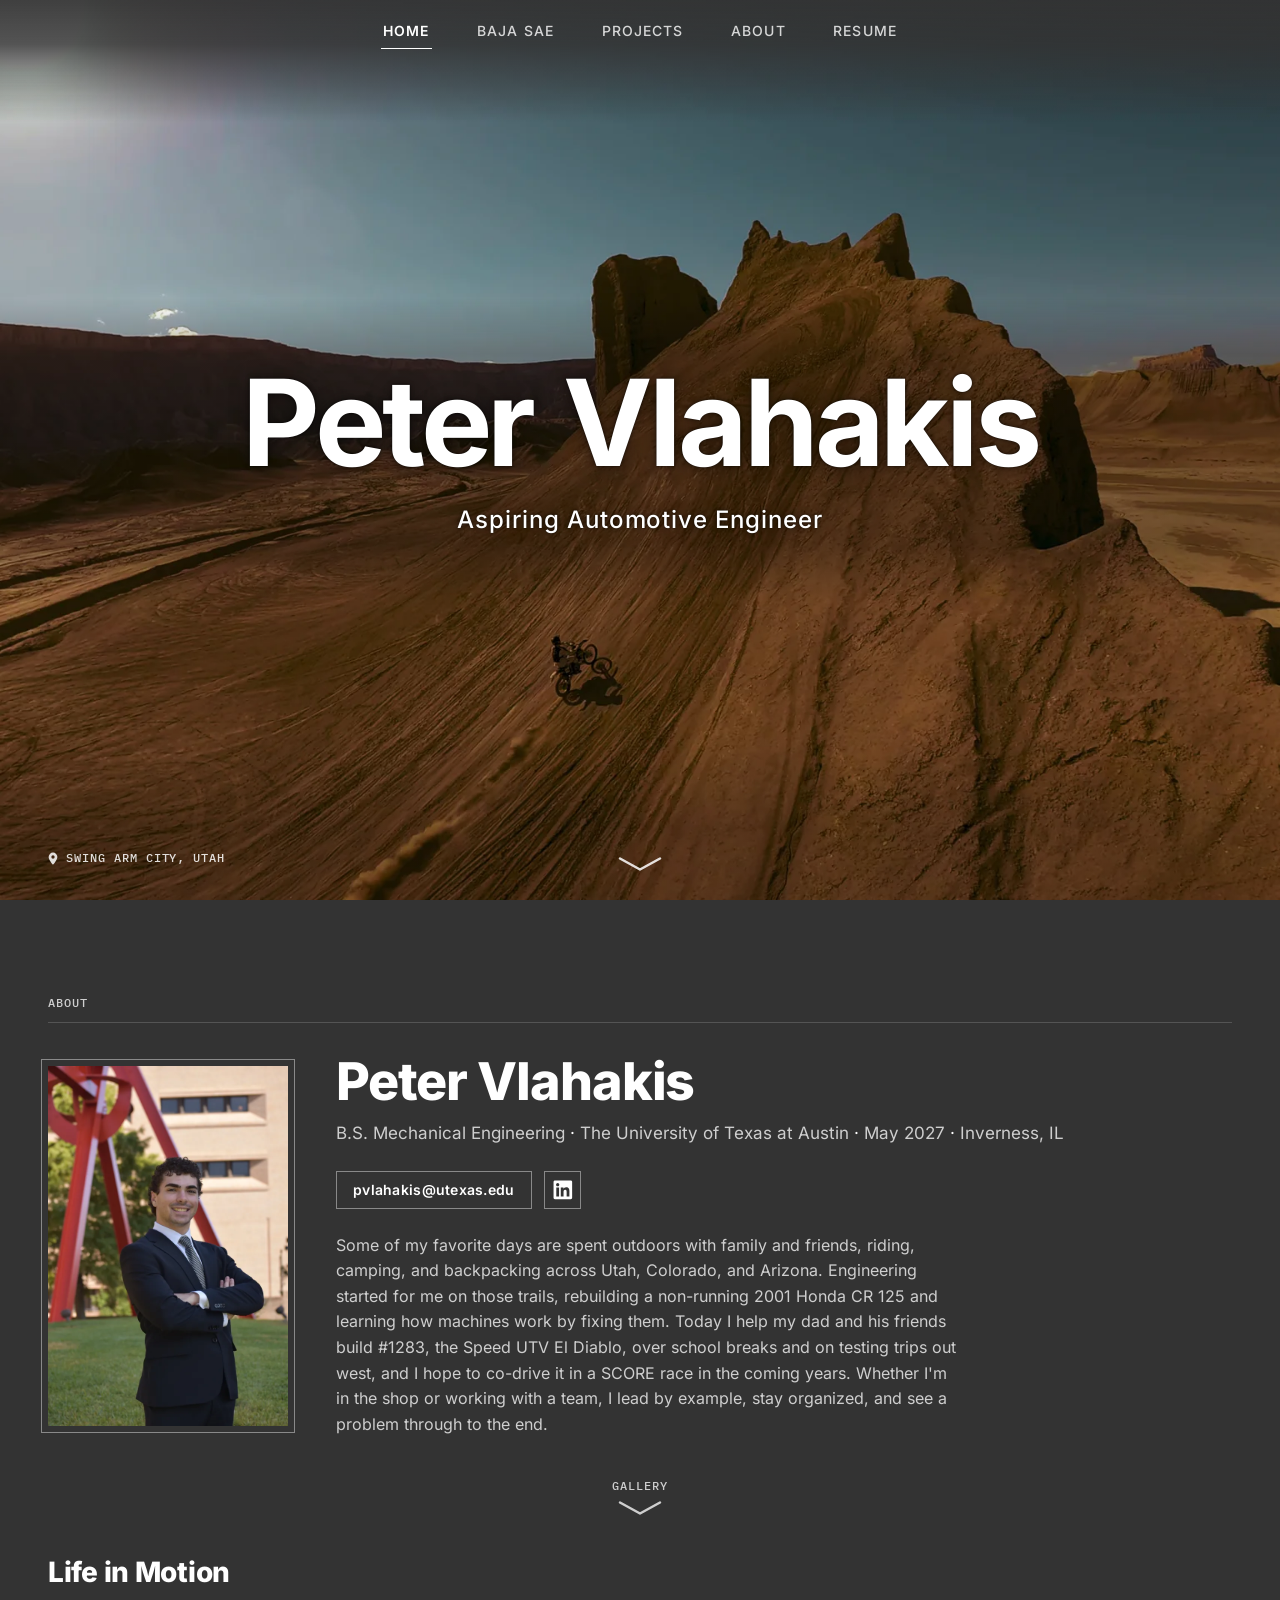
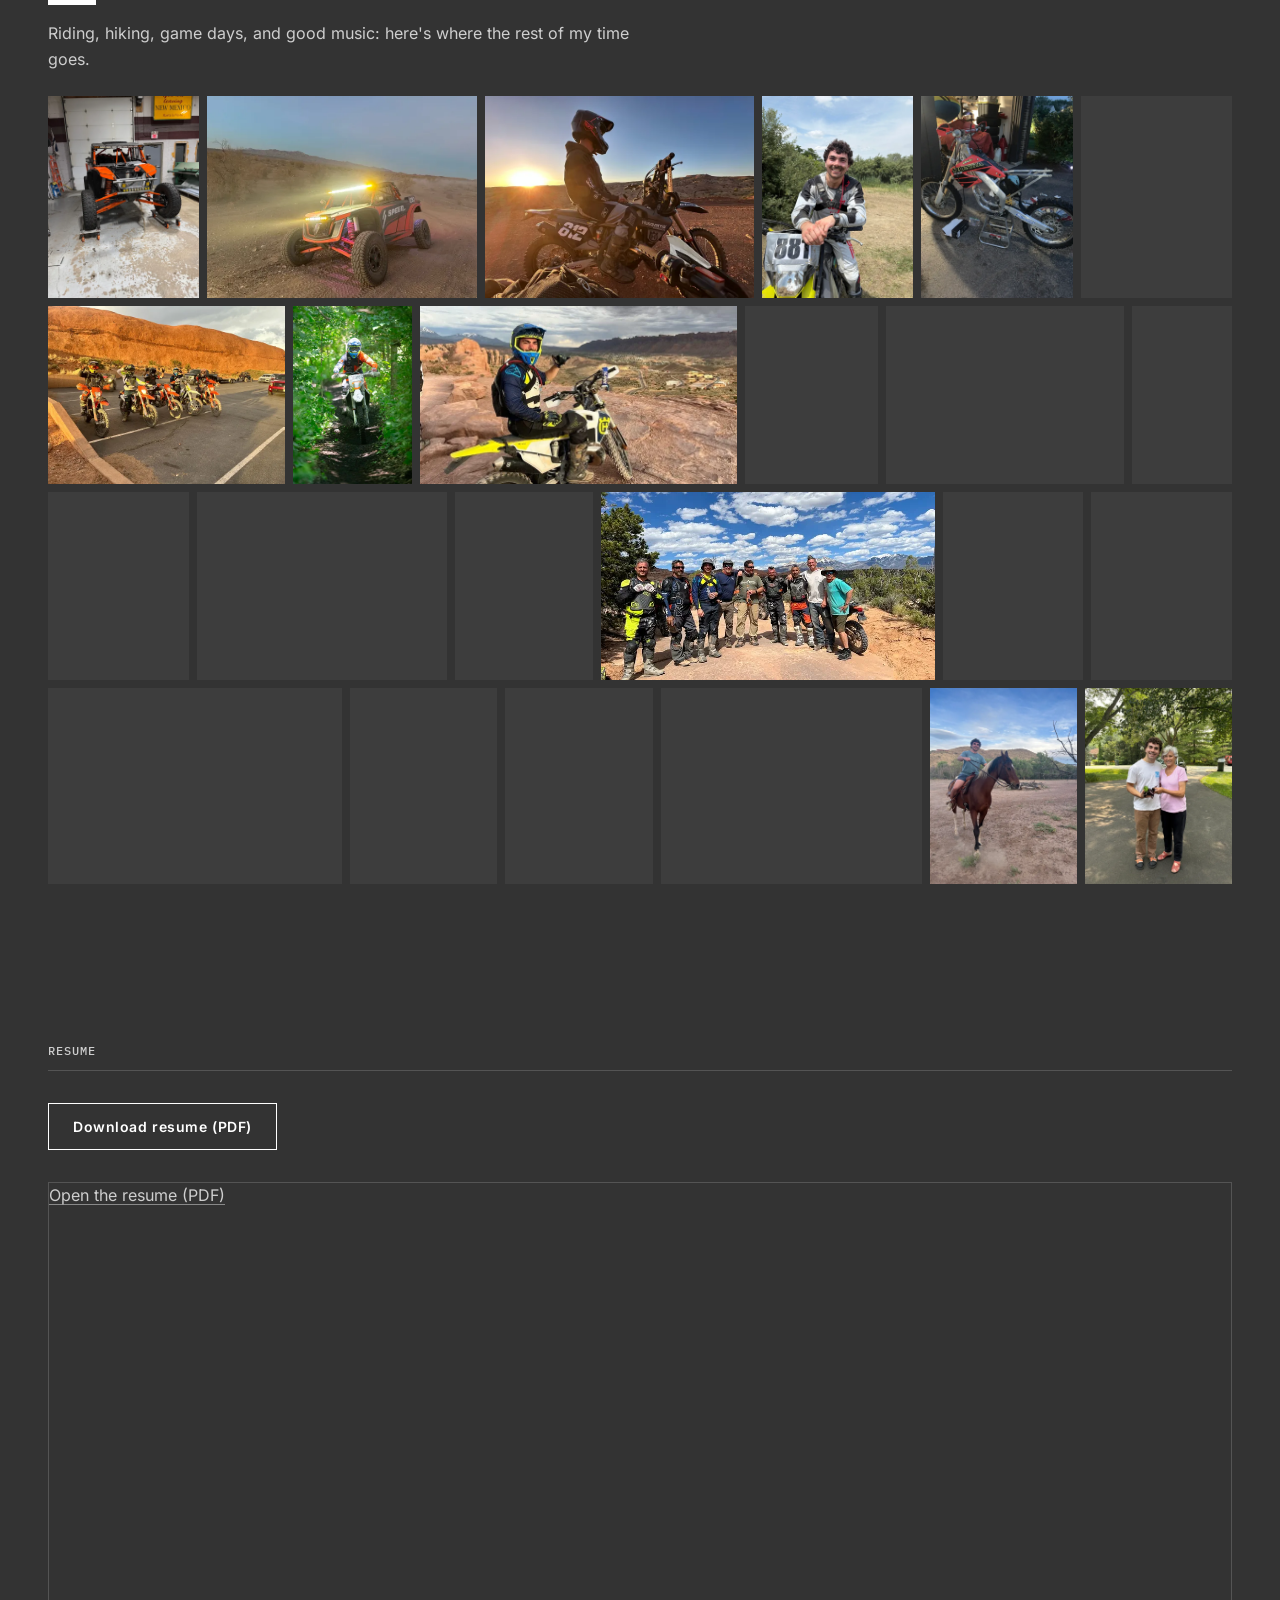
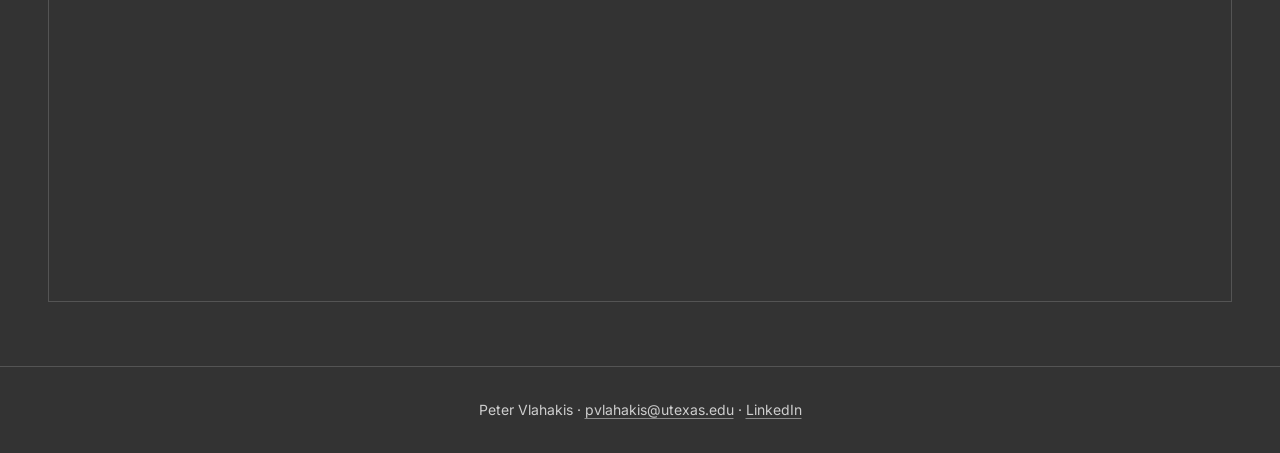
<file: index.html>
<!doctype html>
<html lang="en">
<head>
  <meta charset="utf-8">
  <meta name="viewport" content="width=device-width, initial-scale=1">
  <title>Peter Vlahakis | Aspiring Automotive Engineer</title>
  <meta name="description" content="Engineering portfolio of Peter Vlahakis, mechanical engineering student at UT Austin: Baja SAE chassis design and fabrication, and CNC-machined parts.">
  <link rel="canonical" href="https://petervlahakis.com/">
  <meta property="og:type" content="website">
  <meta property="og:site_name" content="Peter Vlahakis">
  <meta property="og:title" content="Peter Vlahakis | Aspiring Automotive Engineer">
  <meta property="og:description" content="Engineering portfolio: Baja SAE chassis design and fabrication, and CNC-machined parts.">
  <meta property="og:url" content="https://petervlahakis.com/">
  <meta property="og:image" content="https://petervlahakis.com/assets/img/og.jpg?v=2">
  <meta property="og:image:width" content="1200">
  <meta property="og:image:height" content="630">
  <meta property="og:image:alt" content="Peter Vlahakis, over an aerial view of a dirt bike rider climbing a sandstone dome">
  <meta name="twitter:card" content="summary_large_image">
  <link rel="icon" href="favicon.svg" type="image/svg+xml">
  <link rel="preload" href="assets/fonts/inter-latin-wght-normal.woff2" as="font" type="font/woff2" crossorigin>
  <link rel="stylesheet" href="css/tokens.css">
  <link rel="stylesheet" href="css/base.css">
  <link rel="stylesheet" href="css/home.css">
  <script>document.documentElement.classList.add('js');</script>
</head>
<body data-page="home">
  <a class="skip-link" href="#main">Skip to content</a>

  <nav class="nav" aria-label="Primary" data-open="false">
    <button class="nav__toggle" type="button" aria-expanded="false" aria-controls="nav-list">Menu</button>
    <!-- Phones, Home only: the two other pages stay in the bar beside Menu -->
    <ul class="nav__bar">
      <li><a class="nav__link" href="baja.html">Baja SAE</a></li>
      <li><a class="nav__link" href="projects.html">Projects</a></li>
    </ul>
    <ul class="nav__list" id="nav-list">
      <li><a class="nav__link" href="index.html" aria-current="page">Home</a></li>
      <li><a class="nav__link" href="baja.html">Baja SAE</a></li>
      <li><a class="nav__link" href="projects.html">Projects</a></li>
      <li><a class="nav__link" href="index.html#about">About</a></li>
      <li><a class="nav__link" href="index.html#resume">Resume</a></li>
    </ul>
  </nav>

  <main id="main">
    <section class="hero" id="top" aria-label="Introduction">
      <div class="hero__media">
        <img class="hero__poster" src="assets/video/hero-poster.webp" width="1920" height="1080" alt="" fetchpriority="high">
        <video class="hero__video" muted loop playsinline autoplay disablepictureinpicture tabindex="-1" aria-hidden="true"
               data-src-large="assets/video/hero-1080.mp4" data-src-small="assets/video/hero-720.mp4"></video>
      </div>
      <div class="hero__scrim"></div>
      <div class="hero__content">
        <h1 class="hero__name" aria-label="Peter Vlahakis"><span class="hero__word" aria-hidden="true">Peter</span> <span class="hero__word" aria-hidden="true">Vlahakis</span></h1>
        <p class="hero__tagline">Aspiring Automotive Engineer</p>
      </div>
      <p class="hero__place">
        <svg class="hero__pin" viewBox="0 0 12 16" width="12" height="16" aria-hidden="true" focusable="false"><path d="M6 0.75a5.25 5.25 0 0 0-5.25 5.25c0 3.9 5.25 9.25 5.25 9.25s5.25-5.35 5.25-9.25A5.25 5.25 0 0 0 6 0.75zm0 7.25a2 2 0 1 1 0-4 2 2 0 0 1 0 4z"/></svg>
        Swing Arm City, Utah
      </p>
      <a class="hero__down" href="#about" aria-label="Scroll to About">
        <svg viewBox="0 0 44 16" width="44" height="16" aria-hidden="true" focusable="false"><path d="M2 2.5 22 13.5 42 2.5"/></svg>
      </a>
      <button class="hero__pause" type="button" hidden>Pause</button>
    </section>

    <section class="section about" id="about" aria-labelledby="about-title">
      <h2 class="label section__label" id="about-title">About</h2>
      <!-- Filled from data/site.json by js/home.js: headshot, name, subtitle, contact links, the paragraph,
           then Life in Motion and the gallery -->
      <div class="about__head">
        <figure class="about__portrait" id="portrait"></figure>
        <div class="about__id" id="about-id"></div>
        <div class="about__bio" id="about-bio"></div>
      </div>
      <a class="about__next" href="#gallery">
        <span class="about__next-label">Gallery</span>
        <svg class="about__next-icon" viewBox="0 0 44 16" width="44" height="16" aria-hidden="true" focusable="false"><path d="M2 2.5 22 13.5 42 2.5"/></svg>
      </a>
      <div class="about__motion" id="about-motion"></div>
      <div class="gallery" id="gallery" aria-label="Gallery" role="region"></div>
    </section>

    <section class="section resume" id="resume" aria-labelledby="resume-title">
      <h2 class="label section__label" id="resume-title">Resume</h2>
      <p><a class="button" href="assets/resume/peter-vlahakis-resume.pdf" download="Peter-Vlahakis-Resume.pdf">Download resume (PDF)</a></p>
      <div class="resume__frame" id="resume-frame" data-src="assets/resume/peter-vlahakis-resume.pdf">
        <p class="resume__fallback"><a href="assets/resume/peter-vlahakis-resume.pdf" target="_blank" rel="noopener noreferrer">Open the resume (PDF)</a></p>
      </div>
    </section>
  </main>

  <footer class="footer">
    <p>Peter Vlahakis <span aria-hidden="true">·</span> <span data-email>pvlahakis [at] utexas [dot] edu</span> <span aria-hidden="true">·</span> <a href="https://www.linkedin.com/in/peter-vlahakis-40aa31334" target="_blank" rel="noopener noreferrer">LinkedIn</a></p>
  </footer>

  <noscript><p class="notice">This site loads its content with JavaScript. The resume is available as a <a href="assets/resume/peter-vlahakis-resume.pdf">PDF</a>.</p></noscript>

  <script src="js/scramble.js" defer></script>
  <script src="js/media.js" defer></script>
  <script src="js/nav.js" defer></script>
  <script src="js/home.js" defer></script>
</body>
</html>
</file>
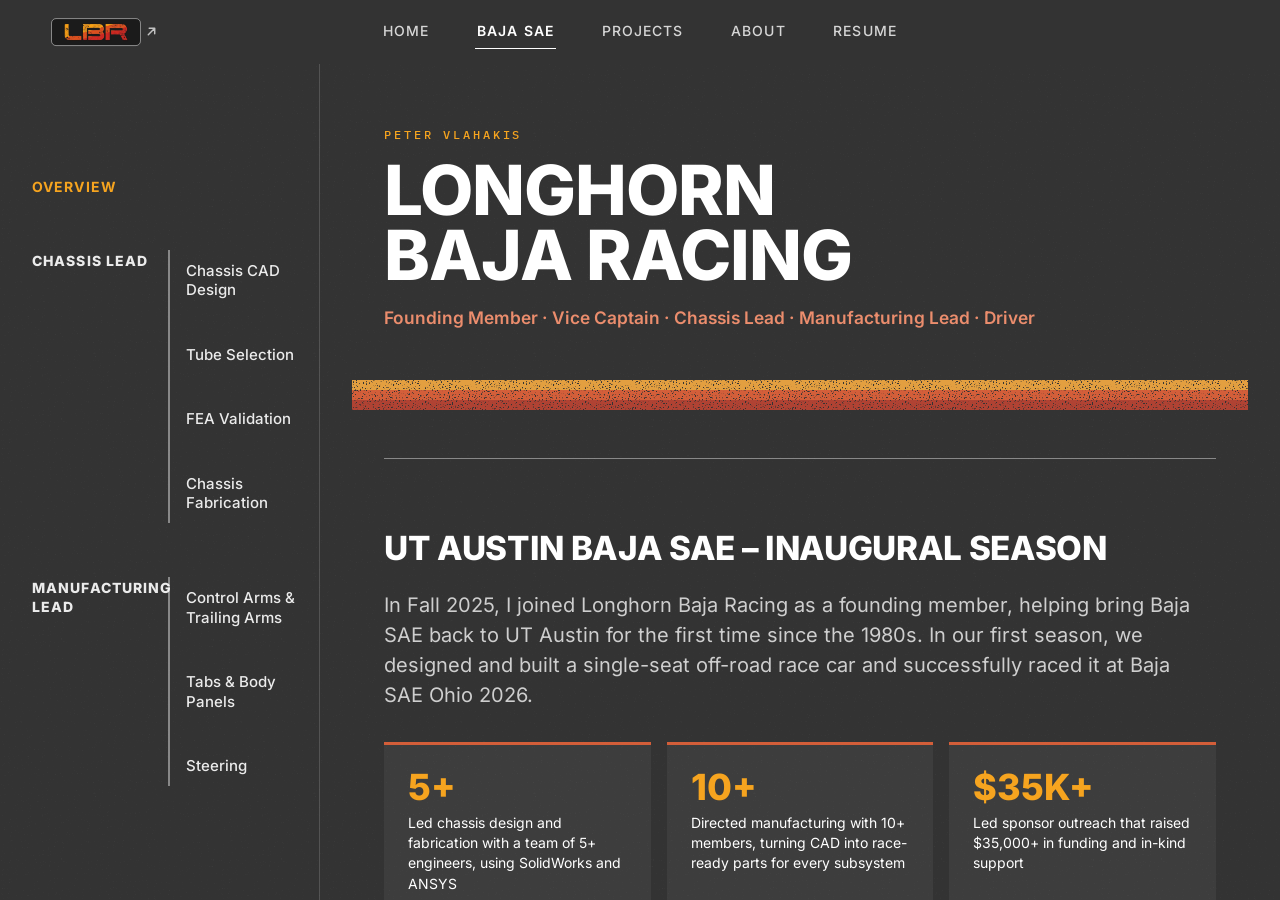
<file: baja.html>
<!doctype html>
<html lang="en">
<head>
  <meta charset="utf-8">
  <meta name="viewport" content="width=device-width, initial-scale=1">
  <title>Baja SAE | Peter Vlahakis</title>
  <meta name="description" content="Peter Vlahakis on Longhorn Baja Racing's inaugural season at UT Austin: chassis design, analysis, and fabrication, and the parts built as Manufacturing Lead.">
  <link rel="canonical" href="https://petervlahakis.com/baja.html">
  <meta property="og:type" content="website">
  <meta property="og:site_name" content="Peter Vlahakis">
  <meta property="og:title" content="Baja SAE | Peter Vlahakis">
  <meta property="og:description" content="Longhorn Baja Racing's inaugural season: chassis design, analysis, and fabrication, and the parts built as Manufacturing Lead.">
  <meta property="og:url" content="https://petervlahakis.com/baja.html">
  <meta property="og:image" content="https://petervlahakis.com/assets/img/og.jpg?v=2">
  <meta property="og:image:width" content="1200">
  <meta property="og:image:height" content="630">
  <meta property="og:image:alt" content="Peter Vlahakis, over an aerial view of a dirt bike rider climbing a sandstone dome">
  <meta name="twitter:card" content="summary_large_image">
  <link rel="icon" href="favicon.svg" type="image/svg+xml">
  <link rel="preload" href="assets/fonts/inter-latin-wght-normal.woff2" as="font" type="font/woff2" crossorigin>
  <link rel="stylesheet" href="css/tokens.css">
  <link rel="stylesheet" href="css/base.css">
  <link rel="stylesheet" href="css/baja.css">
  <script>document.documentElement.classList.add('js');</script>
</head>
<body data-page="baja" class="page-fixed page-baja">
  <a class="skip-link" href="#pane">Skip to content</a>

  <nav class="nav" aria-label="Primary" data-open="false">
    <button class="nav__toggle" type="button" aria-expanded="false" aria-controls="nav-list">Menu</button>
    <ul class="nav__list" id="nav-list">
      <li><a class="nav__link" href="index.html">Home</a></li>
      <li><a class="nav__link" href="baja.html" aria-current="page">Baja SAE</a></li>
      <li><a class="nav__link" href="projects.html">Projects</a></li>
      <li><a class="nav__link" href="index.html#about">About</a></li>
      <li><a class="nav__link" href="index.html#resume">Resume</a></li>
    </ul>
  </nav>

  <main class="shell" id="main">
    <nav class="shell__side bt" aria-label="Baja SAE timeline">
      <ol class="bt__list" id="timeline"></ol>
    </nav>
    <article class="shell__pane pane" id="pane" tabindex="0" aria-label="Baja SAE story"></article>
  </main>

  <noscript><p class="notice">This page loads its content with JavaScript.</p></noscript>

  <script src="js/scramble.js" defer></script>
  <script src="js/media.js" defer></script>
  <script src="js/nav.js" defer></script>
  <script src="js/baja.js" defer></script>
</body>
</html>
</file>
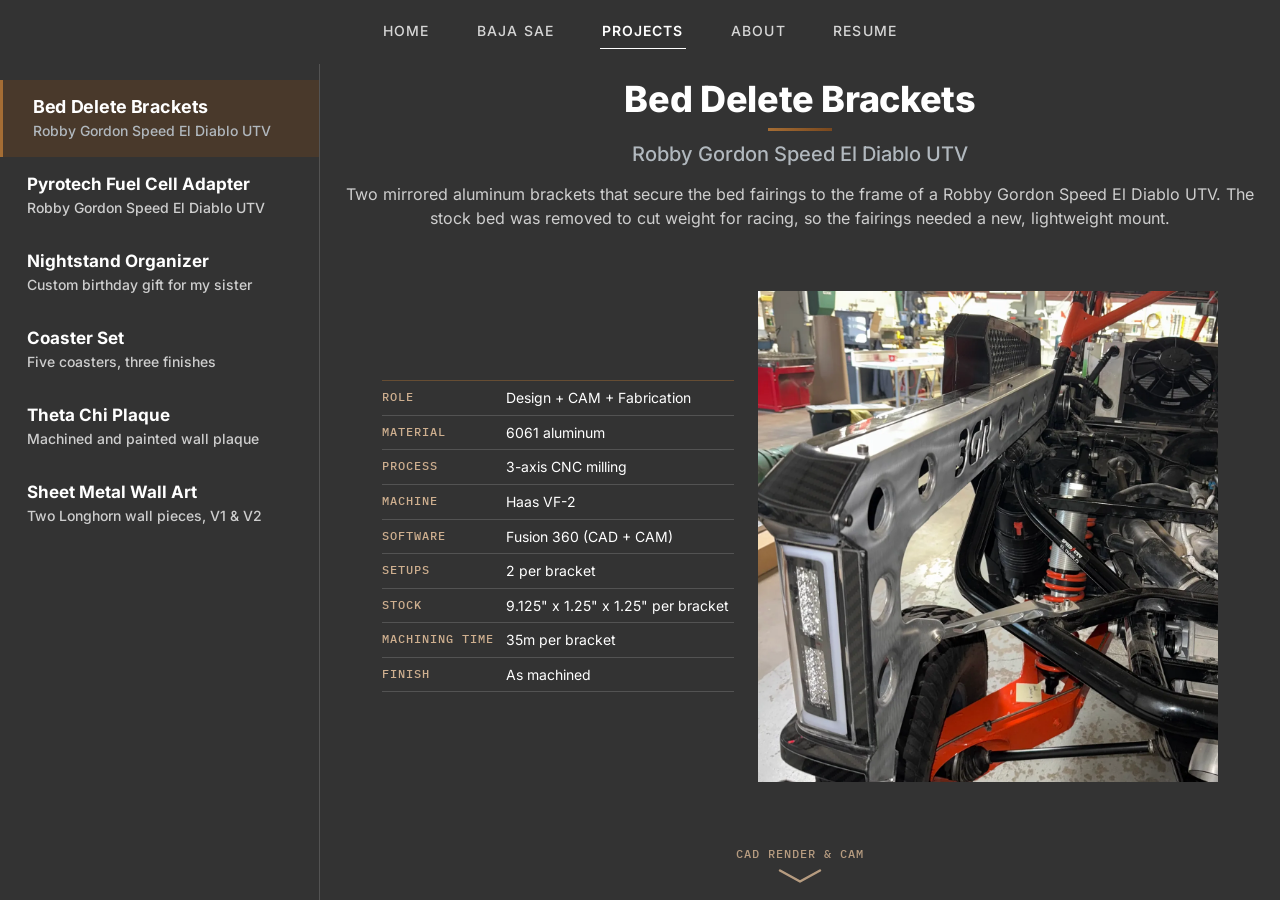
<file: projects.html>
<!doctype html>
<html lang="en">
<head>
  <meta charset="utf-8">
  <meta name="viewport" content="width=device-width, initial-scale=1">
  <title>Projects | Peter Vlahakis</title>
  <meta name="description" content="Machined and fabricated parts by Peter Vlahakis: designed, programmed in CAM, and made start to finish.">
  <link rel="canonical" href="https://petervlahakis.com/projects.html">
  <meta property="og:type" content="website">
  <meta property="og:site_name" content="Peter Vlahakis">
  <meta property="og:title" content="Projects | Peter Vlahakis">
  <meta property="og:description" content="Machined and fabricated parts: designed, programmed in CAM, and made start to finish.">
  <meta property="og:url" content="https://petervlahakis.com/projects.html">
  <meta property="og:image" content="https://petervlahakis.com/assets/img/og.jpg?v=2">
  <meta property="og:image:width" content="1200">
  <meta property="og:image:height" content="630">
  <meta property="og:image:alt" content="Peter Vlahakis, over an aerial view of a dirt bike rider climbing a sandstone dome">
  <meta name="twitter:card" content="summary_large_image">
  <link rel="icon" href="favicon.svg" type="image/svg+xml">
  <link rel="preload" href="assets/fonts/inter-latin-wght-normal.woff2" as="font" type="font/woff2" crossorigin>
  <link rel="stylesheet" href="css/tokens.css">
  <link rel="stylesheet" href="css/base.css">
  <link rel="stylesheet" href="css/projects.css">
  <script>document.documentElement.classList.add('js');</script>
</head>
<body data-page="projects" class="page-fixed">
  <a class="skip-link" href="#pane">Skip to project</a>

  <nav class="nav" aria-label="Primary" data-open="false">
    <button class="nav__toggle" type="button" aria-expanded="false" aria-controls="nav-list">Menu</button>
    <ul class="nav__list" id="nav-list">
      <li><a class="nav__link" href="index.html">Home</a></li>
      <li><a class="nav__link" href="baja.html">Baja SAE</a></li>
      <li><a class="nav__link" href="projects.html" aria-current="page">Projects</a></li>
      <li><a class="nav__link" href="index.html#about">About</a></li>
      <li><a class="nav__link" href="index.html#resume">Resume</a></li>
    </ul>
  </nav>

  <main class="shell" id="main">
    <nav class="shell__side plist" aria-label="Projects">
      <ul class="plist__items" id="project-list"></ul>
    </nav>
    <!-- Phones: the project list becomes one dropdown bar above the project (css/projects.css) -->
    <nav class="pdrop" id="pdrop" aria-label="Projects">
      <button class="pdrop__button" type="button" aria-expanded="false" aria-controls="pdrop-list">
        <span class="pdrop__name" id="pdrop-name"></span>
        <span class="pdrop__count" id="pdrop-count"></span>
        <svg class="pdrop__caret" viewBox="0 0 12 8" width="12" height="8" aria-hidden="true" focusable="false"><path d="M1 1.5 6 6.5 11 1.5"/></svg>
      </button>
      <ul class="pdrop__list" id="pdrop-list" hidden></ul>
    </nav>
    <article class="shell__pane pane" id="pane" tabindex="0" aria-label="Selected project"></article>
  </main>

  <noscript><p class="notice">This page loads its content with JavaScript.</p></noscript>

  <script src="js/scramble.js" defer></script>
  <script src="js/media.js" defer></script>
  <script src="js/nav.js" defer></script>
  <script src="js/projects.js" defer></script>
</body>
</html>
</file>
<file: css/tokens.css>
/*
 * Design tokens.
 * This is the only file that may contain color literals (tools/check_site.py enforces it).
 * To change the palette, edit --bg and --text (and --accent when a hue is chosen).
 * To change fonts, edit the @font-face blocks and the two --font-* tokens.
 */

/* Inter (variable, 100-900). Latin + Greek subsets; the Greek file loads only where Greek text appears. */
@font-face {
  font-family: "Inter";
  font-style: normal;
  font-weight: 100 900;
  font-display: swap;
  src: url("../assets/fonts/inter-latin-wght-normal.woff2") format("woff2");
  unicode-range: U+0000-00FF, U+0131, U+0152-0153, U+02BB-02BC, U+02C6, U+02DA, U+02DC, U+0304, U+0308, U+0329, U+2000-206F, U+20AC, U+2122, U+2191, U+2193, U+2212, U+2215, U+FEFF, U+FFFD;
}
@font-face {
  font-family: "Inter";
  font-style: normal;
  font-weight: 100 900;
  font-display: swap;
  src: url("../assets/fonts/inter-greek-wght-normal.woff2") format("woff2");
  unicode-range: U+0370-0377, U+037A-037F, U+0384-038A, U+038C, U+038E-03A1, U+03A3-03FF;
}

/* IBM Plex Mono, Latin only (it has no Greek; keep Greek text out of mono-styled elements). */
@font-face {
  font-family: "IBM Plex Mono";
  font-style: normal;
  font-weight: 400;
  font-display: swap;
  src: url("../assets/fonts/ibm-plex-mono-latin-400-normal.woff2") format("woff2");
}
@font-face {
  font-family: "IBM Plex Mono";
  font-style: normal;
  font-weight: 500;
  font-display: swap;
  src: url("../assets/fonts/ibm-plex-mono-latin-500-normal.woff2") format("woff2");
}

:root {
  /* Palette */
  --bg: #333333;
  --text: #ffffff;
  --accent: var(--text); /* no accent hue yet: active and hover states use opacity, weight, or a rule */

  /* Derived from the palette */
  --text-muted: color-mix(in srgb, var(--text) 76%, transparent);
  --text-faint: color-mix(in srgb, var(--text) 60%, transparent);
  --rule: color-mix(in srgb, var(--text) 16%, transparent);
  --rule-strong: color-mix(in srgb, var(--text) 42%, transparent);
  --surface: color-mix(in srgb, var(--text) 5%, transparent);
  --clear: transparent;
  --focus-ring: var(--accent);

  /*
   * Hero scrim: keeps the hero text readable over the brightest frames of the clip, while the
   * video keeps its brightness. Three parts:
   *   - a light, narrow band behind the name and tagline (--hero-scrim-strength);
   *   - a dark halo hugging the letters (--hero-text-halo), which supplies the rest of the contrast
   *     right where the letters meet the footage, so the band can stay light;
   *   - a short, light fade along the bottom edge behind the location and Pause labels.
   * Measured against the clip (every 0.25 s, brightest pixel behind each label): the tagline at
   * 1024 px wide needs about 50% darkening for 4.5:1, the name (large text, 3:1) about 40%, and the
   * location label on phones 15.5% (the foot gives 20%). Band + halo cover the first two at the
   * letter edges. Re-measure if the clip changes.
   */
  --hero-scrim-color: #000000;
  --hero-scrim-strength: 26%; /* behind the name and tagline */
  --hero-scrim-feather: 56px; /* how softly the band fades out above and below the text */
  --hero-scrim-foot: 20%; /* bottom edge, behind the location and Pause labels */
  --hero-scrim: linear-gradient(
    to top,
    color-mix(in srgb, var(--hero-scrim-color) var(--hero-scrim-foot), transparent) 72px,
    transparent 168px
  );
  --hero-text-halo:
    0 0 1px color-mix(in srgb, var(--hero-scrim-color) 70%, transparent),
    0 0 4px color-mix(in srgb, var(--hero-scrim-color) 55%, transparent),
    0 2px 20px color-mix(in srgb, var(--hero-scrim-color) 40%, transparent);
  --hero-band: linear-gradient(
    to bottom,
    transparent,
    color-mix(in srgb, var(--hero-scrim-color) var(--hero-scrim-strength), transparent) var(--hero-scrim-feather),
    color-mix(in srgb, var(--hero-scrim-color) var(--hero-scrim-strength), transparent) calc(100% - var(--hero-scrim-feather)),
    transparent
  );

  /*
   * Navigation: a soft fade behind the text, not a panel. It stays strong through the line of
   * link text (the first third) so the links hold 4.5:1 even over a white photo, then fades out.
   */
  --nav-fade: linear-gradient(
    to bottom,
    color-mix(in srgb, var(--bg) 94%, transparent) 0%,
    color-mix(in srgb, var(--bg) 84%, transparent) 36%,
    color-mix(in srgb, var(--bg) 42%, transparent) 70%,
    transparent 100%
  );
  --menu-sheet: var(--bg); /* the opened phone menu covers the page */

  /* Longhorn Baja Racing (Baja SAE page): colors sampled from LBR_Logo_V2 */
  --lbr-yellow: rgb(246 164 31);
  --lbr-orange: rgb(225 83 34);
  --lbr-red: rgb(182 47 31);
  /* Header stripes, a little less saturated than the logo */
  --lbr-stripe-1: color-mix(in oklab, var(--lbr-yellow) 84%, gray);
  --lbr-stripe-2: color-mix(in oklab, var(--lbr-orange) 84%, gray);
  --lbr-stripe-3: color-mix(in oklab, var(--lbr-red) 84%, gray);
  /* Text in the team colors, kept at 4.5:1 or better on --bg */
  --lbr-text-yellow: var(--lbr-yellow);
  --lbr-text-orange: color-mix(in srgb, var(--lbr-orange) 66%, var(--text));
  /* Off-road grit: sparse light speckle over the page, and a distressed edge for the stripes */
  --grit-texture: url("data:image/svg+xml,%3Csvg xmlns='http://www.w3.org/2000/svg' width='220' height='220'%3E%3Cfilter id='g'%3E%3CfeTurbulence type='fractalNoise' baseFrequency='.85' numOctaves='2' stitchTiles='stitch'/%3E%3CfeColorMatrix values='0 0 0 0 1 0 0 0 0 1 0 0 0 0 1 0 0 0 2.2 -1.45'/%3E%3C/filter%3E%3Crect width='100%25' height='100%25' filter='url(%23g)'/%3E%3C/svg%3E");
  --grit-opacity: 0.07;
  --grit-mask: url("data:image/svg+xml,%3Csvg xmlns='http://www.w3.org/2000/svg' width='160' height='160'%3E%3Cfilter id='m'%3E%3CfeTurbulence type='fractalNoise' baseFrequency='.7' numOctaves='2' stitchTiles='stitch'/%3E%3CfeColorMatrix values='0 0 0 0 0 0 0 0 0 0 0 0 0 0 0 0 0 0 -9 6.4'/%3E%3C/filter%3E%3Crect width='100%25' height='100%25' filter='url(%23m)'/%3E%3C/svg%3E");
  /*
   * Projects page: earthy accents sampled from the Swing Arm City footage (0:35-0:50, brightened):
   * sunlit sand, sandstone, and the dusty sky. Touches only, on the project list and pane.
   */
  --earth-sand: rgb(165 109 52);
  --earth-rock: rgb(121 72 30);
  --earth-sky: rgb(144 153 162);
  /* Text in those tones, 4.5:1 or better on --bg (about 6:1 each) */
  --earth-text: color-mix(in srgb, var(--earth-sand) 55%, var(--text));
  --earth-sky-text: color-mix(in srgb, var(--earth-sky) 70%, var(--text));
  --earth-line: color-mix(in srgb, var(--earth-sand) 45%, transparent);
  --earth-surface: color-mix(in srgb, var(--earth-rock) 16%, transparent);

  /* Photo credit tag in an image's bottom-left corner, and the expanded view behind a photo */
  --credit-tag-bg: color-mix(in srgb, black 58%, transparent);
  --lightbox-backdrop: color-mix(in srgb, black 90%, transparent);

  /* Projects list: hovered and selected project (a warm sandstone wash and a sand edge) */
  --plist-hover-bg: color-mix(in srgb, var(--earth-rock) 22%, transparent);
  --plist-current-bg: color-mix(in srgb, var(--earth-rock) 32%, transparent);
  /* Projects image frames before their photo loads, and the arrow pinned to the screen's bottom edge */
  --frame-bg: var(--surface);
  --pnext-float-bg: color-mix(in srgb, var(--bg) 88%, transparent);
  --pnext-float-shadow: 0 6px 18px color-mix(in srgb, black 45%, transparent);
  /* Projects on phones: the open project dropdown, a shade darker than the page and lifted over it */
  --pdrop-list-bg: color-mix(in srgb, var(--bg) 82%, black);
  --pdrop-shadow: 0 12px 30px color-mix(in srgb, black 45%, transparent);

  /* About: the LinkedIn icon takes LinkedIn's own blue on hover only */
  --linkedin-blue: #0A66C2;

  /* Typography */
  --font-sans: "Inter", system-ui, -apple-system, "Segoe UI", Roboto, "Helvetica Neue", Arial, sans-serif;
  --font-mono: "IBM Plex Mono", ui-monospace, "SFMono-Regular", Menlo, Consolas, monospace;
  --fs-xs: 0.75rem;
  --fs-sm: 0.875rem;
  --fs-md: 1rem;
  --fs-lg: 1.25rem;
  --fs-xl: 1.75rem;
  --fs-2xl: 2.25rem;
  --fs-hero: clamp(2.75rem, 9.5vw, 7.5rem);
  --tracking-label: 0.08em;

  /* Spacing (4 px unit) */
  --space-1: 4px;
  --space-2: 8px;
  --space-3: 12px;
  --space-4: 16px;
  --space-5: 24px;
  --space-6: 32px;
  --space-7: 48px;
  --space-8: 64px;
  --space-9: 96px;
  --gutter: clamp(16px, 4vw, 48px);

  /* Layout */
  --nav-h: 64px;
  --list-w: clamp(240px, 26vw, 320px); /* 320px from about 1230px wide; narrower on tablets */
  --spec-key-w: 110px;
  --measure: 62ch;
  --pane-h: calc(100vh - var(--nav-h));

  /* Motion */
  --ease-out: cubic-bezier(0.22, 1, 0.36, 1);
  --ease-in-out: cubic-bezier(0.65, 0, 0.35, 1);
  --dur-fast: 160ms;
  --dur-med: 400ms;
  --dur-zoom: 600ms;
  --dur-fade: 900ms;
  --zoom: 1.03;
}

@supports (height: 100svh) {
  :root {
    --pane-h: calc(100svh - var(--nav-h));
  }
}
</file>
<file: css/base.css>
/* Base styles, navigation, and the shared two-pane shell. Colors come from tokens.css only. */

*,
*::before,
*::after {
  box-sizing: border-box;
}

html {
  -webkit-text-size-adjust: 100%;
  text-size-adjust: 100%;
  scroll-padding-top: var(--nav-h);
}

body {
  margin: 0;
  min-height: 100vh;
  background: var(--bg);
  color: var(--text);
  font-family: var(--font-sans);
  font-size: var(--fs-md);
  line-height: 1.55;
  -webkit-font-smoothing: antialiased;
  -moz-osx-font-smoothing: grayscale;
}

h1,
h2,
h3,
p,
ul,
ol,
dl,
dd,
figure {
  margin: 0;
}

ul,
ol {
  padding: 0;
  list-style: none;
}

h1,
h2,
h3 {
  font-weight: 600;
  line-height: 1.15;
  letter-spacing: -0.01em;
}

img,
video {
  display: block;
  max-width: 100%;
  height: auto;
}

a {
  color: inherit;
  text-decoration-color: var(--rule-strong);
  text-underline-offset: 0.2em;
}

a:hover {
  text-decoration-color: var(--accent);
}

button {
  font: inherit;
  color: inherit;
  background: none;
  border: 0;
  padding: 0;
  cursor: pointer;
}

:focus-visible {
  outline: 2px solid var(--focus-ring);
  outline-offset: 3px;
}

.visually-hidden {
  position: absolute;
  width: 1px;
  height: 1px;
  margin: -1px;
  overflow: hidden;
  clip-path: inset(50%);
  white-space: nowrap;
}

.skip-link {
  position: fixed;
  top: var(--space-2);
  left: var(--space-2);
  z-index: 100;
  padding: var(--space-2) var(--space-4);
  background: var(--bg);
  border: 1px solid var(--rule-strong);
  transform: translateY(-200%);
}

.skip-link:focus {
  transform: none;
}

/* Small mono label: section labels, spec keys, meta text */
.label {
  font-family: var(--font-mono);
  font-size: var(--fs-xs);
  font-weight: 500;
  letter-spacing: var(--tracking-label);
  text-transform: uppercase;
  color: var(--text-muted);
}

.chip {
  display: inline-block;
  padding: var(--space-1) var(--space-3);
  border: 1px solid var(--rule-strong);
  font-family: var(--font-mono);
  font-size: var(--fs-xs);
  font-weight: 500;
  letter-spacing: 0.04em;
  line-height: 1.5;
}

.chips {
  display: flex;
  flex-wrap: wrap;
  gap: var(--space-2);
}

.button {
  display: inline-block;
  padding: var(--space-3) var(--space-5);
  border: 1px solid var(--text);
  font-size: var(--fs-sm);
  font-weight: 600;
  letter-spacing: 0.04em;
  text-decoration: none;
  transition: background-color var(--dur-fast) var(--ease-out), color var(--dur-fast) var(--ease-out);
}

.button:hover,
.button:focus-visible {
  background: var(--text);
  color: var(--bg);
}

/* An image that opens the expanded view on click (Site.zoomable in js/media.js) */
.zoom {
  display: block;
  width: 100%;
  cursor: zoom-in;
}

.zoom img {
  transition: opacity var(--dur-fast) var(--ease-out);
}

.zoom:hover img {
  opacity: 0.9;
}

.zoom:focus-visible {
  outline-offset: 2px;
}

.caption {
  margin-top: var(--space-3);
  max-width: var(--measure);
  font-size: var(--fs-sm);
  color: var(--text-muted);
}

/* An empty slot that names what is pending. Never a stand-in image. */
.placeholder {
  display: flex;
  align-items: center;
  justify-content: center;
  min-height: 180px;
  padding: var(--space-5);
  border: 1px dashed var(--rule-strong);
  background: var(--surface);
  font-family: var(--font-mono);
  font-size: var(--fs-sm);
  letter-spacing: 0.02em;
  text-align: center;
  color: var(--text-muted);
}

.notice {
  padding: var(--space-6) var(--gutter);
  color: var(--text-muted);
}

/* Centered single-message page (404) */
.message {
  display: grid;
  place-content: center;
  gap: var(--space-4);
  min-height: 100vh;
  padding: var(--nav-h) var(--gutter);
  text-align: center;
}

/* Photographer credit in the bottom-left corner of an image (its box must be positioned) */
.credit-tag {
  position: absolute;
  left: 0;
  bottom: 0;
  max-width: 100%;
  padding: 2px 6px;
  overflow-wrap: anywhere;
  background: var(--credit-tag-bg);
  font-size: 0.625rem;
  line-height: 1.4;
  letter-spacing: 0.02em;
  color: var(--text);
  pointer-events: none;
}

/* ---------- Expanded view (a modal dialog; any click closes it) ---------- */

.lightbox {
  width: 100vw;
  height: 100vh;
  height: 100svh;
  max-width: none;
  max-height: none;
  margin: 0;
  padding: var(--space-8) var(--gutter) var(--space-6);
  border: 0;
  background: none;
  color: var(--text);
  overflow: hidden;
  cursor: zoom-out;
}

.lightbox[open] {
  display: flex;
  align-items: center;
  justify-content: center;
}

.lightbox::backdrop {
  background: var(--lightbox-backdrop);
}

.lightbox__close {
  position: absolute;
  top: var(--space-4);
  right: var(--gutter);
  padding: var(--space-2) var(--space-1);
  font-family: var(--font-mono);
  font-size: var(--fs-xs);
  font-weight: 500;
  letter-spacing: var(--tracking-label);
  text-transform: uppercase;
}

.lightbox__figure {
  display: flex;
  flex-direction: column;
  align-items: center;
  gap: var(--space-3);
  min-width: 0;
  min-height: 0;
  max-height: 100%;
}

.lightbox__frame {
  position: relative;
  min-height: 0;
}

.lightbox__img {
  width: auto;
  height: auto;
  max-width: calc(100vw - 2 * var(--gutter));
  max-height: calc(100svh - 10rem);
}

.lightbox__caption {
  max-width: var(--measure);
  font-size: var(--fs-sm);
  text-align: center;
  color: var(--text-muted);
}

/* ---------- Navigation: text only, no panel ---------- */

.nav {
  position: fixed;
  inset: 0 0 auto 0;
  z-index: 50;
  height: var(--nav-h);
  display: flex;
  align-items: center;
  justify-content: center;
  padding-inline: var(--gutter);
  pointer-events: none;
}

/* Soft fade from the page background so the links stay legible over video and scrolled content */
.nav::before {
  content: "";
  position: absolute;
  inset: 0 0 auto 0;
  height: calc(var(--nav-h) * 1.9);
  background: var(--nav-fade);
  pointer-events: none;
  z-index: -1;
}

/* Projects and Baja SAE: the nav has its own strip above the panes, so the fade must not
   reach down over the content (on phones it also stops text ghosting behind the links). */
.page-fixed .nav::before {
  height: var(--nav-h);
  background: var(--bg);
}

.nav__list {
  display: flex;
  align-items: center;
  gap: clamp(var(--space-5), 3.4vw, var(--space-7));
  pointer-events: auto;
}

.nav__list li {
  display: flex;
}

.nav__link {
  display: block;
  padding: var(--space-2) 2px;
  border-bottom: 1px solid var(--clear);
  font-size: var(--fs-sm);
  font-weight: 500;
  letter-spacing: var(--tracking-label);
  line-height: 1.2;
  text-transform: uppercase;
  text-decoration: none;
  white-space: nowrap;
  opacity: 0.8;
  transition: opacity var(--dur-fast) var(--ease-out), border-color var(--dur-fast) var(--ease-out);
}

.nav__link:hover,
.nav__link:focus-visible,
.nav__link[aria-current] {
  opacity: 1;
}

.nav__link[aria-current] {
  border-bottom-color: var(--accent);
  font-weight: 600;
}

/* Phones, Home only (index.html): Baja SAE and Projects stay in the bar beside Menu */
.nav__bar {
  display: none;
}

.nav__toggle {
  display: none;
  margin-left: auto;
  padding: var(--space-2) 2px;
  font-size: var(--fs-sm);
  font-weight: 500;
  letter-spacing: var(--tracking-label);
  text-transform: uppercase;
  pointer-events: auto;
}

@media (max-width: 767.98px) {
  .nav {
    justify-content: flex-end;
  }

  .nav__toggle {
    display: block;
    position: relative;
    z-index: 2;
  }

  /* Home: Menu, then the two links, centered as one group like the desktop nav */
  [data-page="home"] .nav {
    justify-content: center;
  }

  [data-page="home"] .nav__toggle {
    margin-left: 0;
  }

  .nav__bar {
    display: flex;
    align-items: center;
    gap: clamp(var(--space-5), 3.4vw, var(--space-7));
    margin-left: clamp(var(--space-5), 3.4vw, var(--space-7));
    pointer-events: auto;
  }

  .nav__bar li {
    display: flex;
  }

  /* The opened menu covers the bar */
  .nav[data-open="true"] .nav__bar {
    visibility: hidden;
  }

  .nav__list {
    display: none;
  }

  .nav[data-open="true"] .nav__list {
    display: flex;
    flex-direction: column;
    justify-content: center;
    gap: var(--space-6);
    position: fixed;
    inset: 0;
    z-index: 1;
    padding: var(--nav-h) var(--gutter) var(--space-7);
    background: var(--menu-sheet);
  }

  .nav[data-open="true"] .nav__list .nav__link {
    font-size: var(--fs-lg);
  }
}

/* ---------- Two-pane shell (Projects, Baja SAE) ---------- */

.shell {
  padding-top: var(--nav-h);
}

/* The pane takes keyboard focus so it can be scrolled with the arrow and page keys */
.shell__pane:focus-visible {
  outline-offset: -2px;
}

.block {
  padding: var(--space-7) var(--gutter);
  border-top: 1px solid var(--rule);
}

.block__label {
  margin-bottom: var(--space-5);
}

.block__text {
  max-width: var(--measure);
  color: var(--text-muted);
}

.block__text + .media-grid,
.block__text + .placeholder,
.block__text + figure {
  margin-top: var(--space-5);
}

.media-grid {
  display: grid;
  grid-template-columns: repeat(auto-fit, minmax(min(100%, 300px), 1fr));
  gap: var(--space-5);
  align-items: start;
}

.media-grid img,
.figure-wide img {
  width: 100%;
}

@media (min-width: 768px) {
  .page-fixed {
    overflow: hidden;
  }

  .shell {
    position: fixed;
    inset: var(--nav-h) 0 0 0;
    padding-top: 0;
    display: grid;
    grid-template-columns: var(--list-w) minmax(0, 1fr);
  }

  .shell__side {
    min-height: 0;
    border-right: 1px solid var(--rule);
  }

  .shell__pane {
    min-height: 0;
    overflow-y: auto;
    overscroll-behavior: contain;
  }

  .block {
    padding-inline: var(--space-6);
  }
}

@media (prefers-reduced-motion: no-preference) {
  html {
    scroll-behavior: smooth;
  }
}

@media (prefers-reduced-motion: reduce) {
  *,
  *::before,
  *::after {
    transition-duration: 0.01ms !important;
    animation-duration: 0.01ms !important;
    scroll-behavior: auto !important;
  }
}
</file>
<file: css/home.css>
/* Home: hero, About, Resume, footer. */

/* ---------- Hero ---------- */

.hero {
  position: relative;
  isolation: isolate;
  display: grid;
  place-items: center;
  height: 100vh;
  height: 100svh;
  min-height: 420px;
  overflow: hidden;
}

.hero__media,
.hero__scrim {
  position: absolute;
  inset: 0;
}

.hero__media {
  z-index: -2;
}

.hero__poster,
.hero__video {
  position: absolute;
  inset: 0;
  width: 100%;
  height: 100%;
  object-fit: cover;
}

/* The video fades in over the poster once it can play through */
.hero__video {
  opacity: 0;
  transition: opacity var(--dur-fade) var(--ease-out);
}

.hero__video.is-ready {
  opacity: 1;
}

.hero__scrim {
  z-index: -1;
  background: var(--hero-scrim);
}

.hero__content {
  position: relative;
  padding-inline: var(--gutter);
  text-align: center;
}

/* The stronger part of the scrim: a full-width band that tracks the text block at any viewport size */
.hero__content::before {
  content: "";
  position: absolute;
  z-index: -1;
  inset: calc((var(--hero-scrim-feather) + var(--space-2)) * -1) -100vw;
  background: var(--hero-band);
  pointer-events: none;
}

.hero__name {
  display: flex;
  flex-wrap: wrap;
  justify-content: center;
  column-gap: 0.26em;
  font-size: var(--fs-hero);
  font-weight: 700;
  letter-spacing: -0.035em;
  line-height: 1.02;
  text-shadow: var(--hero-text-halo);
}

/* Hidden until the load-in scramble starts (only when scripts run) */
.js .hero__word {
  visibility: hidden;
}

.js .hero__word.is-in {
  visibility: visible;
}

.hero__tagline {
  margin-top: var(--space-4);
  font-size: clamp(1rem, 2.1vw, 1.5rem);
  font-weight: 500;
  letter-spacing: 0.04em;
  text-shadow: var(--hero-text-halo);
}

.hero__pause {
  position: absolute;
  right: var(--gutter);
  bottom: var(--space-5);
  padding: var(--space-2) var(--space-1);
  font-family: var(--font-mono);
  font-size: var(--fs-xs);
  font-weight: 500;
  letter-spacing: var(--tracking-label);
  text-transform: uppercase;
  opacity: 0.85;
}

.hero__pause:hover,
.hero__pause:focus-visible {
  opacity: 1;
}

/* Where the clip was filmed, bottom left */
.hero__place {
  position: absolute;
  left: var(--gutter);
  bottom: var(--space-5);
  display: flex;
  align-items: center;
  gap: var(--space-2);
  padding-block: var(--space-2);
  font-family: var(--font-mono);
  font-size: var(--fs-xs);
  font-weight: 500;
  letter-spacing: var(--tracking-label);
  text-transform: uppercase;
  opacity: 0.85;
}

.hero__pin {
  flex: none;
  width: 10px;
  height: auto;
  fill: currentColor;
}

/* Down arrow to About, bottom center */
.hero__down {
  position: absolute;
  left: 50%;
  bottom: var(--space-4);
  translate: -50% 0;
  display: block;
  padding: var(--space-3);
  color: var(--text);
  opacity: 0.85;
  transition: opacity var(--dur-fast) var(--ease-out);
}

.hero__down:hover,
.hero__down:focus-visible {
  opacity: 1;
}

.hero__down svg {
  display: block;
  fill: none;
  stroke: currentColor;
  stroke-width: 2.5;
  stroke-linecap: round;
  stroke-linejoin: round;
}

/* Phones: lift the arrow clear of the location and Pause */
@media (max-width: 599.98px) {
  .hero__down {
    bottom: calc(var(--space-5) + 36px);
  }
}

@media (prefers-reduced-motion: no-preference) {
  .hero__down svg {
    animation: hero-nudge 2.4s var(--ease-in-out) infinite;
  }
}

@keyframes hero-nudge {
  0%, 60%, 100% { transform: translateY(0); }
  30% { transform: translateY(5px); }
}

/* ---------- Sections ---------- */

.section {
  max-width: 1320px;
  margin-inline: auto;
  padding: var(--space-9) var(--gutter) var(--space-8);
}

.section__label {
  margin-bottom: var(--space-6);
  padding-bottom: var(--space-3);
  border-bottom: 1px solid var(--rule);
}

/* ---------- About: default tones only (white and the site's greys) ---------- */

/* Header: headshot left; name, subtitle, contact buttons, and the paragraph right */
.about__head {
  display: grid;
  grid-template-columns: minmax(150px, 240px) minmax(0, 1fr);
  gap: var(--space-5) clamp(var(--space-5), 4vw, var(--space-7));
  align-items: center;
}

/* The two rows share any spare height, so the name block and paragraph stay together beside the photo */
@media (min-width: 768px) {
  .about__portrait {
    grid-row: 1 / span 2;
  }

  .about__id {
    align-self: end;
  }

  .about__bio {
    grid-column: 2;
    align-self: start;
  }
}

.about__bio .about__text {
  margin-top: 0;
}

/* A thin frame a little off the photo */
.about__portrait img {
  width: 100%;
  outline: 1px solid var(--rule-strong);
  outline-offset: 6px;
}

.about__portrait img:not([src]) {
  visibility: hidden;
}

.about__name {
  font-size: clamp(2rem, 4.4vw, 3.25rem);
  font-weight: 800;
  letter-spacing: -0.02em;
  line-height: 1.05;
}

.about__subtitle {
  margin-top: var(--space-3);
  font-size: 1.0625rem;
  line-height: 1.5;
  color: var(--text-muted);
}

.about__sep {
  color: var(--text);
}

.about__links {
  display: flex;
  flex-wrap: wrap;
  gap: var(--space-3);
  margin-top: var(--space-5);
}

/* Every button in the row takes the height of the tallest */
.about__links li {
  display: flex;
}

/* Small outlined buttons that fill white on hover */
.about__button {
  display: inline-block;
  padding: 7px var(--space-4);
  border: 1px solid var(--rule-strong);
  font-size: var(--fs-sm);
  font-weight: 600;
  letter-spacing: 0.02em;
  text-decoration: none;
  transition: background-color var(--dur-fast) var(--ease-out), color var(--dur-fast) var(--ease-out),
    border-color var(--dur-fast) var(--ease-out);
}

.about__button:hover,
.about__button:focus-visible {
  border-color: var(--text);
  background: var(--text);
  color: var(--bg);
}

/* LinkedIn: a square button holding the "in" logo, one text line tall like the email button. White at rest;
   on hover and focus the logo turns LinkedIn blue and its letters show the white fill behind them. */
.about__button--icon {
  display: inline-flex;
  align-items: center;
  justify-content: center;
  padding: 7px;
}

.about__icon {
  display: block;
  width: 1lh;
  height: 1lh;
  fill: currentColor;
}

.about__button--icon:hover,
.about__button--icon:focus-visible {
  color: var(--linkedin-blue);
}

/* Arrow down to the gallery, right under the header row */
.about__next {
  display: grid;
  justify-items: center;
  gap: var(--space-1);
  width: max-content;
  margin: var(--space-6) auto 0;
  padding: var(--space-2) var(--space-4);
  font-family: var(--font-mono);
  font-size: var(--fs-xs);
  font-weight: 500;
  letter-spacing: var(--tracking-label);
  text-transform: uppercase;
  text-decoration: none;
  color: var(--text-muted);
  transition: color var(--dur-fast) var(--ease-out);
}

.about__next:hover,
.about__next:focus-visible {
  color: var(--text);
}

.about__next-icon {
  display: block;
  fill: none;
  stroke: currentColor;
  stroke-width: 2.5;
  stroke-linecap: round;
  stroke-linejoin: round;
}

@media (prefers-reduced-motion: no-preference) {
  .about__next-icon {
    animation: hero-nudge 2.4s var(--ease-in-out) infinite;
  }
}

/* Life in Motion: heading, one-line intro, then the gallery */
.about__motion {
  margin-top: var(--space-6);
}

.about__heading {
  font-size: var(--fs-xl);
  font-weight: 800;
  letter-spacing: -0.01em;
  line-height: 1.15;
}

/* A short solid band under each heading, the shape of the stripe under the Baja title */
.about__heading::after {
  content: "";
  display: block;
  width: 48px;
  height: 5px;
  margin-top: var(--space-3);
  background: var(--text);
}

.about__text {
  max-width: var(--measure);
  margin-top: var(--space-4);
  line-height: 1.6;
  color: var(--text-muted);
}

.about__text + .about__text {
  margin-top: var(--space-3);
}

.about__text strong {
  font-weight: 700;
  color: var(--text);
}

.about__inline-link {
  color: var(--text);
  text-decoration-color: var(--text-faint);
  transition: text-decoration-color var(--dur-fast) var(--ease-out);
}

.about__inline-link:hover {
  text-decoration-color: var(--text);
}

/*
 * Gallery: justified rows built by home.js. Each photo grows in proportion to its shape, so every row
 * runs edge to edge at one height and nothing is cropped. No captions.
 */
.gallery {
  display: flex;
  flex-direction: column;
  gap: var(--space-2);
  margin-top: var(--space-5);
  scroll-margin-top: var(--space-4);
}

.gallery__row {
  display: flex;
  gap: var(--space-2);
}

.gallery__tile {
  flex: 1 1 0;
  min-width: 0;
  overflow: hidden;
  background: var(--surface);
}

.gallery__tile .zoom {
  height: 100%;
}

.gallery__tile img {
  width: 100%;
  height: 100%;
  object-fit: cover;
  transition: transform var(--dur-zoom) var(--ease-out);
}

.gallery__tile img:not([src]) {
  visibility: hidden;
}

/* Hover: a slight zoom only */
.gallery__tile .zoom:hover img {
  opacity: 1;
  transform: scale(var(--zoom));
}

@media (prefers-reduced-motion: reduce) {
  .gallery__tile .zoom:hover img {
    transform: none;
  }
}

/* ---------- Resume ---------- */

.resume__frame {
  margin-top: var(--space-6);
}

.resume__frame object {
  display: block;
  width: 100%;
  height: 80vh;
  min-height: 420px;
  border: 1px solid var(--rule);
}

/* Hold the embed's space before it loads, so the Resume link lands in the right place */
@media (min-width: 768px) {
  .js .resume__frame {
    min-height: max(80vh, 420px);
  }
}

.resume__fallback {
  color: var(--text-muted);
}

/* ---------- Footer ---------- */

.footer {
  padding: var(--space-6) var(--gutter);
  border-top: 1px solid var(--rule);
  font-size: var(--fs-sm);
  color: var(--text-muted);
  text-align: center;
}

@media (max-width: 767.98px) {
  .section {
    padding-block: var(--space-8) var(--space-7);
  }

  /* The header row stays a row: a smaller headshot beside the name, the paragraph full width below */
  .about__head {
    grid-template-columns: 104px minmax(0, 1fr);
    gap: var(--space-5);
    align-items: start;
  }

  .about__portrait img {
    outline-offset: 4px;
  }

  .about__subtitle {
    font-size: var(--fs-sm);
  }

  .about__bio {
    grid-column: 1 / -1;
  }
}

/* The narrowest phones: the email button no longer fits beside the headshot, so the contact buttons
   take their own full-width row under it. The name and subtitle stay beside the photo. */
@media (max-width: 359.98px) {
  .about__head {
    grid-template-rows: auto 1fr;
    row-gap: var(--space-3);
  }

  .about__id {
    display: contents;
  }

  .about__portrait {
    grid-row: 1 / span 2;
  }

  .about__name {
    grid-area: 1 / 2;
  }

  .about__subtitle {
    grid-area: 2 / 2;
    margin-top: 0;
  }

  .about__links {
    grid-area: 3 / 1 / auto / -1;
    margin-top: var(--space-3);
  }

  .about__bio {
    grid-row: 4;
    margin-top: var(--space-3);
  }
}
</file>
<file: css/baja.css>
/* Baja SAE: Longhorn Baja Racing theme over the site's dark grey. A static timeline (left), on the
   same background as the story, tracks one scrollable story (right). Colors come from the --lbr-* tokens. */

/* Off-road grit: a faint speckle over the whole page, behind the content */
.page-baja::before {
  content: "";
  position: fixed;
  inset: 0;
  z-index: -1;
  background-image: var(--grit-texture);
  opacity: var(--grit-opacity);
  pointer-events: none;
}

/* ---------- Team logo in the nav row (this page only) ---------- */

.nav__team {
  position: absolute;
  top: 50%;
  left: var(--gutter);
  display: flex;
  align-items: center;
  gap: 6px;
  padding: 4px;
  border-radius: 6px;
  text-decoration: none;
  pointer-events: auto;
  transform: translateY(-50%);
}

.nav__team-logo {
  display: block;
  width: 88px;
  aspect-ratio: 3.4 / 1;
  overflow: hidden;
  border-radius: 4px;
  outline: 1px solid var(--rule-strong);
  transition: outline-color var(--dur-fast) var(--ease-out);
}

.nav__team-logo img {
  width: 100%;
  height: 100%;
  object-fit: cover;
}

/* A small "opens elsewhere" arrow that lifts on hover */
.nav__team-arrow {
  width: 11px;
  height: 11px;
  fill: none;
  stroke: currentColor;
  stroke-width: 1.6;
  stroke-linecap: round;
  stroke-linejoin: round;
  opacity: 0.7;
  transition: transform var(--dur-fast) var(--ease-out), opacity var(--dur-fast) var(--ease-out);
}

.nav__team:hover .nav__team-logo,
.nav__team:focus-visible .nav__team-logo {
  outline-color: var(--lbr-stripe-1);
}

.nav__team:hover .nav__team-arrow,
.nav__team:focus-visible .nav__team-arrow {
  opacity: 1;
  color: var(--lbr-text-yellow);
  transform: translate(2px, -2px);
}

/* ---------- Timeline ---------- */

.bt__list {
  display: flex;
  flex-direction: column;
  gap: clamp(10px, 2.2vh, 22px);
}

.bt__link,
.bt__heading {
  display: block;
  line-height: 1.3;
  text-decoration: none;
  opacity: 0.9;
  transform-origin: left center;
  transition: opacity var(--dur-fast) var(--ease-out), color var(--dur-fast) var(--ease-out),
    transform var(--dur-fast) var(--ease-out);
}

/* Hover: the active state's color, and a slight growth from the left edge (nothing around it moves) */
.bt__link:hover,
.bt__link:focus-visible,
.bt__heading:hover,
.bt__heading:focus-visible {
  opacity: 1;
  color: var(--lbr-text-yellow);
  transform: scale(1.04);
}

@media (prefers-reduced-motion: reduce) {
  .bt__link:hover,
  .bt__link:focus-visible,
  .bt__heading:hover,
  .bt__heading:focus-visible {
    transform: none;
  }
}

/* Main headings, and Overview at the same level */
.bt__heading,
.bt__link--top {
  font-size: var(--fs-sm);
  font-weight: 800;
  letter-spacing: var(--tracking-label);
  text-transform: uppercase;
}

.bt__heading.is-active,
.bt__link--top[aria-current] {
  opacity: 1;
  color: var(--lbr-text-yellow);
}

.bt__items {
  display: flex;
  flex-direction: column;
  gap: clamp(2px, 0.7vh, 8px);
  padding-left: var(--space-4);
  border-left: 2px solid var(--rule-strong);
  transition: border-color var(--dur-fast) var(--ease-out);
}

.bt__group.is-active .bt__items {
  border-left-color: var(--lbr-stripe-1);
}

.bt__items .bt__link {
  padding-block: clamp(2px, 0.5vh, 5px);
  font-size: 0.9375rem;
  font-weight: 500;
}

.bt__link[aria-current] {
  opacity: 1;
  font-weight: 700;
  color: var(--lbr-text-yellow);
}

/* ---------- Story pane ---------- */

.bsec {
  container-type: inline-size;
  padding: var(--space-8) var(--gutter);
  border-top: 1px solid var(--rule);
}

.bsec > * + * {
  margin-top: var(--space-5);
}

.bsec--overview {
  padding: 0;
  border-top: 0;
}

.bsec__eyebrow {
  display: flex;
  align-items: center;
  gap: var(--space-3);
  margin-bottom: var(--space-2);
  font-family: var(--font-mono);
  font-size: var(--fs-xs);
  font-weight: 500;
  letter-spacing: 0.16em;
  text-transform: uppercase;
  color: var(--lbr-text-yellow);
}

/* Three short slanted bars, echoing the header stripes */
.bsec__eyebrow::before {
  content: "";
  width: 28px;
  height: 9px;
  background: linear-gradient(to bottom, var(--lbr-stripe-1) 0 33%, var(--lbr-stripe-2) 33% 66%, var(--lbr-stripe-3) 66% 100%);
  transform: skewX(-24deg);
}

.bsec__title {
  font-size: clamp(1.6rem, 2.6vw, var(--fs-2xl));
  font-weight: 800;
  letter-spacing: -0.01em;
  line-height: 1.05;
  text-transform: uppercase;
}

.bsec__chip {
  margin-top: var(--space-3);
}

.bsec__intro {
  max-width: var(--measure);
  font-size: var(--fs-lg);
  line-height: 1.5;
  color: var(--text-muted);
}

.bsub {
  margin-top: var(--space-7);
  padding-top: var(--space-5);
  border-top: 1px solid var(--rule);
  font-size: var(--fs-md);
  font-weight: 700;
  letter-spacing: 0.06em;
  text-transform: uppercase;
}

.btext {
  max-width: var(--measure);
  color: var(--text-muted);
}

/* Bullets with a small slanted bar */
.points {
  display: grid;
  gap: var(--space-2);
  max-width: var(--measure);
}

.points li {
  position: relative;
  padding-left: 1.5em;
}

.points li::before {
  content: "";
  position: absolute;
  left: 0.15em;
  top: 0.6em;
  width: 0.75em;
  height: 0.32em;
  background: var(--lbr-stripe-2);
  transform: skewX(-24deg);
}

.bpoints__title,
.blist__title {
  margin-bottom: var(--space-3);
}

/* Numbered design goals: the design was shaped around these */
.goals {
  display: grid;
  grid-template-columns: repeat(auto-fit, minmax(min(100%, 200px), 1fr));
  gap: var(--space-4);
  max-width: 900px;
}

.goal {
  display: grid;
  align-content: start;
  gap: var(--space-2);
  padding: var(--space-4) var(--space-5) var(--space-5);
  border-top: 3px solid var(--lbr-stripe-2);
  background: var(--surface);
}

.goal__num {
  font-family: var(--font-mono);
  font-size: var(--fs-sm);
  font-weight: 500;
  letter-spacing: 0.12em;
  color: var(--lbr-text-yellow);
}

.goal__text {
  font-size: var(--fs-lg);
  font-weight: 700;
  line-height: 1.3;
}

/* Label / value rows */
.kv {
  max-width: 760px;
  border-top: 1px solid var(--rule);
}

.kv__row {
  display: grid;
  grid-template-columns: minmax(8rem, 12rem) minmax(0, 1fr);
  gap: var(--space-4);
  align-items: baseline;
  padding: 9px 0;
  border-bottom: 1px solid var(--rule);
}

.kv dd {
  font-size: var(--fs-sm);
  line-height: 1.45;
}

.btable-wrap {
  max-width: 820px;
  overflow-x: auto;
}

.btable {
  width: 100%;
  border-collapse: collapse;
  font-size: var(--fs-sm);
}

.btable th,
.btable td {
  padding: 10px var(--space-4) 10px 0;
  border-bottom: 1px solid var(--rule);
  text-align: left;
  vertical-align: baseline;
}

.btable thead th {
  border-bottom-color: var(--rule-strong);
}

.btable tbody th {
  font-weight: 600;
}

/* Short items in columns */
.blist__items {
  columns: 3 13rem;
  column-gap: var(--space-6);
  max-width: 900px;
}

.blist__items li {
  position: relative;
  padding: 3px 0 3px 1.1em;
  break-inside: avoid;
  font-size: var(--fs-sm);
}

.blist__items li::before {
  content: "";
  position: absolute;
  left: 0;
  top: 0.75em;
  width: 0.45em;
  height: 0.45em;
  background: var(--lbr-stripe-1);
}

/* ---------- Media ---------- */

/*
 * Grids and rows size against the story column (the section is a size container):
 * --w is the usable width, --tile-h the height of a 3:4 grid tile at the current column count.
 */
.bmedia {
  --gap: var(--space-5);
  --cols: 1;
  --w: min(100cqw, 1200px);
  --tile-h: calc((var(--w) - (var(--cols) - 1) * var(--gap)) / var(--cols) * 4 / 3);
  margin-top: var(--space-6);
}

@container (min-width: 480px) {
  .bmedia {
    --cols: 2;
  }
}

/* Three across from about a 900 px window, so a set of three stays on one row */
@container (min-width: 600px) {
  .bmedia {
    --cols: 3;
  }
}

.bfig img,
.bfig video {
  width: 100%;
}

.bfig__media,
.mosaic__media {
  position: relative;
}

/* The image is a button that opens the expanded view */
.bfig__open {
  display: block;
  width: 100%;
  cursor: zoom-in;
}

.bfig__open img {
  transition: opacity var(--dur-fast) var(--ease-out);
}

.bfig__open:hover img {
  opacity: 0.88;
}

.bfig__open:focus-visible {
  outline-offset: 2px;
}

.bmedia--feature,
.bmedia--stack {
  max-width: 1100px;
}

.bmedia--stack {
  display: grid;
  gap: var(--space-7);
}

.bmedia--pair {
  display: grid;
  grid-template-columns: repeat(auto-fit, minmax(min(100%, 320px), 1fr));
  gap: var(--space-5);
  align-items: start;
  max-width: 1440px;
}

/* Grid: same-size 3:4 tiles, up to three per row. Other shapes are cropped here and shown whole when expanded. */
.bmedia--grid {
  display: grid;
  grid-template-columns: repeat(var(--cols), minmax(0, 1fr));
  gap: var(--gap);
  align-items: start;
  max-width: 1200px;
}

.bmedia--grid .bfig img {
  aspect-ratio: 3 / 4;
  object-fit: cover;
}

/* Row: one line, every image the same height and uncropped. JS sets --n (count), --sum (summed
   width/height ratios), each figure's --ar, and --row-cap for screenshots never shown above their size. */
.bmedia--row {
  --row-cap: 36rem;
  --row-h: min(var(--row-cap), (var(--w) - (var(--n) - 1) * var(--gap)) / var(--sum));
  display: flex;
  gap: var(--gap);
  align-items: flex-start;
}

/* No taller than a grid tile, so it lines up with the grid above it */
.bmedia--tile-height {
  --row-cap: var(--tile-h);
}

.bmedia--row .bfig {
  flex: none;
  width: calc(var(--row-h) * var(--ar));
}

.bmedia--row .bfig img {
  max-width: 100%;
}

/* Narrow columns: a row stacks, each image at full width (screenshots never above their own size) */
@container (max-width: 479.98px) {
  .bmedia--row {
    flex-direction: column;
  }

  .bmedia--row .bfig {
    width: min(100%, var(--row-cap) * var(--ar));
  }
}

.caption__text {
  display: block;
}

.media-toggle {
  margin-top: var(--space-2);
  padding: 2px var(--space-2);
  border: 1px solid var(--rule-strong);
  font-family: var(--font-mono);
  font-size: var(--fs-xs);
  font-weight: 500;
  letter-spacing: var(--tracking-label);
  text-transform: uppercase;
  color: var(--text);
}

.media-toggle:hover {
  border-color: var(--text);
}

.bfig--video {
  max-width: 960px;
}

.bfig--video video {
  height: auto;
  background: var(--surface);
}

.bfig--model {
  display: block;
  width: 100%;
  height: min(70vh, 560px);
  background: var(--surface);
}

/* ---------- Overview ---------- */

/* Header after the team's sponsor packet: small name, big team name, roles, stripes */
.ovh {
  position: relative;
  padding: var(--space-8) var(--gutter) 0;
  overflow: hidden;
}

.ovh__title {
  display: grid;
  gap: var(--space-4);
}

.ovh__eyebrow {
  font-family: var(--font-mono);
  font-size: var(--fs-xs);
  font-weight: 500;
  letter-spacing: 0.24em;
  text-transform: uppercase;
  color: var(--lbr-text-yellow);
}

.ovh__name {
  max-width: 11ch;
  font-size: clamp(2.4rem, 5.4vw, 4.4rem);
  font-weight: 800;
  letter-spacing: -0.015em;
  line-height: 0.95;
  text-transform: uppercase;
}

.ovh__roles {
  margin-top: var(--space-4);
  font-size: clamp(0.95rem, 1.35vw, 1.125rem);
  font-weight: 600;
  color: var(--lbr-text-orange);
}

/* Three horizontal stripes, thinner than the packet's and a little roughed up */
.ovh__stripes {
  height: clamp(18px, 2.4vw, 30px);
  margin: var(--space-7) calc(var(--gutter) * -1) 0;
  background: linear-gradient(to bottom, var(--lbr-stripe-1) 0 33%, var(--lbr-stripe-2) 33% 66%, var(--lbr-stripe-3) 66% 100%);
  -webkit-mask-image: var(--grit-mask);
  mask-image: var(--grit-mask);
}

.ovh__break {
  margin: var(--space-7) var(--gutter) 0;
  border: 0;
  border-top: 1px solid var(--rule-strong);
}

.ovh__body {
  padding: var(--space-7) var(--gutter) var(--space-8);
}

.ovh__body > * + * {
  margin-top: var(--space-5);
}

.stats {
  display: grid;
  grid-template-columns: repeat(auto-fit, minmax(min(100%, 210px), 1fr));
  gap: var(--space-4);
  margin-top: var(--space-6);
}

.stat {
  display: grid;
  align-content: start;
  gap: var(--space-2);
  padding: var(--space-5);
  border-top: 3px solid var(--lbr-stripe-2);
  background: var(--surface);
}

.stat__value {
  font-size: var(--fs-2xl);
  font-weight: 800;
  line-height: 1;
  color: var(--lbr-text-yellow);
}

.stat__text {
  font-size: var(--fs-sm);
  line-height: 1.45;
}

/* Photo mosaic: the tall climb shot on the left, three others around it */
.mosaic {
  display: grid;
  grid-template-columns: repeat(3, minmax(0, 1fr));
  grid-template-rows: repeat(2, clamp(150px, 15vw, 290px));
  gap: var(--space-3);
  margin-top: var(--space-7);
}

.mosaic__item {
  position: relative;
  overflow: hidden;
  background: var(--surface);
}

.mosaic__media,
.mosaic__media .bfig__open {
  height: 100%;
}

.mosaic__item img {
  width: 100%;
  height: 100%;
  object-fit: cover;
}

.mosaic__item--1 {
  grid-column: 2 / 4;
  grid-row: 1;
}

.mosaic__item--2 {
  grid-column: 1;
  grid-row: 1 / 3;
}

.mosaic__item--4 img {
  object-position: center 30%;
}

.roles {
  display: grid;
  grid-template-columns: repeat(auto-fit, minmax(min(100%, 300px), 1fr));
  gap: var(--space-5);
  margin-top: var(--space-7);
}

.role {
  display: grid;
  align-content: start;
  gap: var(--space-4);
  padding: var(--space-5) var(--space-5) var(--space-5);
  border: 1px solid var(--rule);
  border-left: 3px solid var(--lbr-stripe-1);
  background: var(--surface);
}

.role__title {
  font-size: var(--fs-lg);
  font-weight: 800;
  letter-spacing: 0.06em;
  text-transform: uppercase;
}

.role .points {
  font-size: var(--fs-md);
}

.role__group-title {
  margin-bottom: var(--space-2);
  color: var(--lbr-text-yellow);
}

.role__link {
  justify-self: start;
  font-size: var(--fs-sm);
  font-weight: 600;
}

/* ---------- Wide screens ---------- */

@media (min-width: 768px) {
  /* The whole timeline fits on laptop heights; the list scrolls only on very short screens (a phone held sideways) */
  .bt {
    display: flex;
    flex-direction: column;
    justify-content: safe center;
    overflow: hidden;
    padding: var(--space-5) var(--space-5) var(--space-5) var(--space-6);
  }

  /*
   * Spacing grows with the screen height so the list reaches further down the column: about three
   * quarters of it at 1440x900, and it still fits without scrolling at 1366x768. Most of the room goes
   * between the entries inside a group, so each group's left rule stays one continuous line.
   */
  .bt__list {
    max-height: 100%;
    gap: clamp(14px, 6vh, 80px);
    overflow-y: auto;
    overscroll-behavior: contain;
    scrollbar-width: none;
  }

  .bt__items {
    gap: clamp(4px, 2.6vh, 32px);
  }

  .bt__items .bt__link {
    padding-block: clamp(2px, 1.2vh, 14px);
  }

  .bsec {
    padding-inline: var(--space-6);
  }

  .ovh {
    padding-inline: var(--space-6);
  }

  .ovh__stripes {
    margin-inline: calc(var(--space-6) * -1);
  }

  .ovh__break,
  .ovh__body {
    margin-inline: var(--space-6);
    padding-inline: 0;
  }

  /* Room for the last section to reach the top of the pane */
  .pane--story {
    padding-bottom: 35vh;
  }
}

/* Main headings sit to the left of their items once the column is wide enough */
@media (min-width: 1230px) {
  .bt__group {
    display: grid;
    grid-template-columns: 7.75rem minmax(0, 1fr);
    column-gap: var(--space-3);
    align-items: start;
  }

  .bt__heading {
    padding-top: 2px;
  }
}

@media (min-width: 768px) and (max-width: 1229.98px) {
  .bt__heading {
    margin-bottom: var(--space-2);
  }
}

/* ---------- Phones ---------- */

@media (max-width: 767.98px) {
  /* The timeline becomes a sticky strip; its own background keeps the story from showing through */
  .bt {
    position: sticky;
    top: var(--nav-h);
    z-index: 10;
    border-bottom: 1px solid var(--rule);
    background: var(--bg);
  }

  .bt__list,
  .bt__group,
  .bt__items {
    flex-direction: row;
    align-items: center;
  }

  .bt__list {
    gap: 0;
    overflow-x: auto;
    scrollbar-width: none;
  }

  .bt__list::-webkit-scrollbar {
    display: none;
  }

  .bt__group {
    display: flex;
  }

  .bt__items {
    gap: 0;
    padding-left: 0;
    border-left: 0;
  }

  .bt__link,
  .bt__heading {
    padding: var(--space-3) var(--space-3);
    border-bottom: 2px solid var(--clear);
    white-space: nowrap;
  }

  .bt__items .bt__link {
    font-size: var(--fs-sm);
  }

  .bt__heading {
    padding-left: var(--space-4);
    border-left: 1px solid var(--rule-strong);
  }

  .bt__link[aria-current] {
    border-bottom-color: var(--lbr-text-yellow);
  }

  .bsec {
    scroll-margin-top: calc(var(--nav-h) + 44px);
  }

  .ovh {
    padding-top: var(--space-7);
  }

  .mosaic {
    grid-template-columns: repeat(2, minmax(0, 1fr));
    grid-template-rows: repeat(3, clamp(120px, 34vw, 220px));
  }

  .mosaic__item--1 {
    grid-column: 1 / 3;
    grid-row: 1;
  }

  .mosaic__item--2 {
    grid-column: 1;
    grid-row: 2 / 4;
  }

  .kv__row {
    grid-template-columns: minmax(0, 1fr);
    gap: 2px;
  }

  /* The logo shares the nav row with the Menu button */
  .nav__team-logo {
    width: 76px;
  }
}
</file>
<file: css/projects.css>
/* Projects: project list (left) and one scrollable project pane (right). The list and pane carry earthy
   accents from the Swing Arm City footage (--earth-* tokens); the nav and site-wide layout stay as they are.
   Text sits left and pictures right. Within a project, every picture except the hero and the CAD render
   shares one 4:3 frame (--frame-w); the render is a little larger. */

.pane {
  /* The uniform picture size: CAM captures, photos between setups, and extra photos */
  --frame-w: clamp(280px, calc((100vw - var(--list-w)) * 0.42), 520px);
}

/* ---------- Project list ---------- */

.plist {
  display: flex;
  flex-direction: column;
}

.plist__link {
  display: block;
  padding: var(--space-4) var(--space-5);
  border-left: 3px solid var(--clear);
  text-decoration: none;
  transition: background-color var(--dur-fast) var(--ease-out), border-color var(--dur-fast) var(--ease-out);
}

.plist__title,
.plist__context {
  display: block;
  transform-origin: left center;
  transition: transform var(--dur-med) var(--ease-out), color var(--dur-fast) var(--ease-out);
}

.plist__title {
  font-size: 1.0625rem;
  font-weight: 700;
  line-height: 1.3;
}

.plist__context {
  margin-top: var(--space-1);
  font-size: var(--fs-sm);
  font-weight: 500;
  line-height: 1.35;
  color: var(--text-muted);
}

/* Hover (and keyboard focus): a sandstone wash, a sand edge, and the name grows and slides a touch */
.plist__link:hover,
.plist__link:focus-visible {
  background: var(--plist-hover-bg);
  border-left-color: var(--earth-line);
}

/* The selected project keeps the highlight */
.plist__link[aria-current] {
  background: var(--plist-current-bg);
  border-left-color: var(--earth-sand);
}

.plist__link:hover .plist__title,
.plist__link:focus-visible .plist__title,
.plist__link[aria-current] .plist__title {
  transform: translateX(6px) scale(1.05);
}

.plist__link:hover .plist__context,
.plist__link:focus-visible .plist__context,
.plist__link[aria-current] .plist__context {
  transform: translateX(6px);
  color: var(--earth-sky-text);
}

.plist__link:focus-visible {
  outline-offset: -3px;
}

@media (prefers-reduced-motion: reduce) {
  .plist__title,
  .plist__context {
    transition: none;
  }
}

/* ---------- Overview: title and subtitle, summary, then the spec table beside the hero ---------- */

.overview {
  display: grid;
  grid-template-columns: minmax(0, 1fr); /* the pane's width, never what the hero would like */
  gap: var(--space-4);
  padding: var(--space-6) var(--gutter) var(--space-4);
}

.overview__head {
  text-align: center;
}

.overview__title {
  font-size: var(--fs-2xl);
  font-weight: 800;
  line-height: 1.1;
  letter-spacing: -0.01em;
}

/* A short sand-to-sandstone bar under the title */
.overview__title::after {
  content: "";
  display: block;
  width: 64px;
  height: 3px;
  margin: var(--space-3) auto 0;
  background: linear-gradient(to right, var(--earth-sand), var(--earth-rock));
}

.overview__context {
  margin-top: var(--space-3);
  font-size: var(--fs-lg);
  font-weight: 500;
  color: var(--earth-sky-text);
}

/* As wide as the pane allows, so it takes as few lines as it can */
.overview__summary {
  max-width: 68rem;
  margin-inline: auto;
  text-align: center;
  color: var(--text-muted);
}

.overview__row {
  display: grid;
  gap: var(--space-5);
  width: 100%;
  margin: var(--space-2) auto 0;
}

/* Narrow panes: the hero sits above the table */
.overview__hero {
  order: -1;
}

.overview__hero img {
  width: 100%;
  max-height: 70vh;
  object-fit: contain;
}

/* Key and value columns line up across rows; the borders run under both */
.specs {
  display: grid;
  grid-template-columns: max-content minmax(0, 1fr);
  align-self: start;
  border-top: 1px solid var(--earth-line);
}

.specs__row {
  display: contents;
}

.specs dt,
.specs dd {
  padding: 7px 0;
  border-bottom: 1px solid var(--rule);
}

.specs dt {
  padding-right: var(--space-3);
  color: var(--earth-text);
}

.specs dd {
  font-size: var(--fs-sm);
  line-height: 1.4;
}

/* Below 1024 px the table spans the pane, so a value wraps only when the pane is too narrow for it */

/*
 * 1024 px and wider: the overview fills the pane's first screen. Heading and summary sit on top, the
 * arrow at the bottom, and the table-and-hero row takes all the height in between. The table is only as
 * wide as its one-line values; the hero takes the rest of the width and shows whole (never cropped).
 */
@media (min-width: 1024px) {
  /* Landscape heroes are limited by width, so the overview keeps narrow side margins */
  .overview {
    min-height: var(--pane-h);
    grid-template-rows: auto auto 1fr auto;
    gap: var(--space-3);
    padding: var(--space-4) var(--space-5) var(--space-2);
  }

  .overview__title::after {
    margin-top: var(--space-2);
  }

  .overview__context {
    margin-top: var(--space-2);
  }

  /* Table and hero sit together, centered as a pair. The hero is as tall as the row and as wide as its
     shape allows; when the pane is too narrow for that, it gives up width and draws smaller, whole. */
  .overview__row {
    display: flex;
    justify-content: center;
    align-items: center;
    gap: var(--space-4);
    margin-top: var(--space-1);
  }

  .specs {
    flex: none;
    align-self: center;
  }

  .specs dd {
    white-space: nowrap;
  }

  /* Wide (landscape) heroes are limited by width: a compact table, one size smaller, gives them the room */
  .overview__row--wide .specs dt {
    padding-right: 10px;
    font-size: 0.6875rem;
    letter-spacing: 0.05em;
  }

  .overview__row--wide .specs dd {
    font-size: 0.8125rem;
  }

  /* Tall (portrait) heroes stop short of the full row height, so they don't tower over the overview.
     Their table keeps the regular type and a steady width. */
  .overview__row--tall {
    gap: var(--space-5);
  }

  .overview__row--tall .specs {
    min-width: 22rem;
  }

  .overview__hero {
    order: 0;
    position: relative;
    flex: 0 1 auto;
    min-width: 0;
    height: 100%;
    min-height: 16rem;
    aspect-ratio: var(--hero-ar, 4 / 3);
  }

  .overview__row--tall .overview__hero {
    height: 85%;
  }

  .overview__hero .zoom {
    position: absolute;
    inset: 0;
  }

  .overview__hero img {
    height: 100%;
    max-height: none;
  }
}

/* ---------- Arrow down to the CAD render and CAM ---------- */

.pnext {
  justify-self: center;
  display: grid;
  justify-items: center;
  gap: var(--space-1);
  padding: var(--space-2) var(--space-4);
  font-family: var(--font-mono);
  font-size: var(--fs-xs);
  font-weight: 500;
  letter-spacing: var(--tracking-label);
  text-transform: uppercase;
  text-decoration: none;
  color: var(--earth-text);
  opacity: 0.85;
  transition: opacity var(--dur-fast) var(--ease-out), color var(--dur-fast) var(--ease-out);
}

.pnext:hover,
.pnext:focus-visible {
  opacity: 1;
  color: var(--text);
}

.pnext[hidden] {
  display: none;
}

/* The copy pinned to the bottom edge while the real arrow is still below the visible area */
.pnext--pinned {
  position: fixed;
  z-index: 20;
  bottom: var(--space-4);
  left: 50%;
  transform: translateX(-50%);
  border-radius: 999px;
  background: var(--pnext-float-bg);
  box-shadow: var(--pnext-float-shadow);
  opacity: 1;
}

.pnext__icon {
  display: block;
  fill: none;
  stroke: currentColor;
  stroke-width: 2.5;
  stroke-linecap: round;
  stroke-linejoin: round;
}

@media (prefers-reduced-motion: no-preference) {
  .pnext__icon {
    animation: pnext-nudge 2.4s var(--ease-in-out) infinite;
  }
}

@keyframes pnext-nudge {
  0%, 60%, 100% { transform: translateY(0); }
  30% { transform: translateY(5px); }
}

/* ---------- Sections ---------- */

.pblock {
  padding: var(--space-6) var(--gutter);
}

.phead {
  display: flex;
  align-items: center;
  gap: var(--space-3);
  margin-bottom: var(--space-5);
  font-size: var(--fs-xl);
  font-weight: 800;
  line-height: 1.2;
  letter-spacing: -0.01em;
}

.phead::before {
  content: "";
  flex: none;
  width: 28px;
  height: 3px;
  background: linear-gradient(to right, var(--earth-sand), var(--earth-rock));
}

.ptext-bold {
  font-weight: 700;
  color: var(--earth-text);
}

/* ---------- Pictures: the uniform 4:3 frame, filled edge to edge ---------- */

.pframe {
  aspect-ratio: 4 / 3;
  overflow: hidden;
  background: var(--frame-bg);
  outline: 1px solid var(--clear);
  outline-offset: 3px;
  transition: outline-color var(--dur-med) var(--ease-out);
}

.pframe:hover {
  outline-color: var(--earth-line);
}

.pframe .zoom {
  height: 100%;
}

.pframe img {
  width: 100%;
  height: 100%;
  object-fit: cover;
}

/* ---------- CAD render: caption left, render right ---------- */

.prender {
  display: grid;
  gap: var(--space-4);
}

.prender__media {
  order: -1;
  width: calc(var(--frame-w) * 1.3);
  max-width: 100%;
}

.prender__caption {
  max-width: var(--measure);
  color: var(--text-muted);
}

@media (min-width: 1100px) {
  .prender {
    grid-template-columns: minmax(0, 1fr) auto;
    gap: var(--space-6);
    align-items: center;
  }

  .prender__media {
    order: 0;
  }
}

/* ---------- CAM: one row per setup, table left, capture right with its caption underneath ---------- */

.cam__note {
  max-width: var(--measure);
  font-size: var(--fs-sm);
  color: var(--earth-sky-text);
}

.cam__note + .cam__note {
  margin-top: var(--space-1);
}

.setups {
  display: grid;
  gap: var(--space-6);
  margin-top: var(--space-4);
}

.setup {
  display: grid;
  gap: var(--space-4);
}

.setup + .setup {
  padding-top: var(--space-6);
  border-top: 1px solid var(--rule);
}

.setup__body {
  display: grid;
  gap: var(--space-4);
  align-content: start;
  min-width: 0;
  padding-left: var(--space-4);
  border-left: 3px solid var(--earth-sand);
}

.setup--photo .setup__body {
  border-left-color: var(--earth-sky);
}

.setup__media {
  width: var(--frame-w);
  max-width: 100%;
}

.setup__title {
  font-size: 1.125rem;
  font-weight: 700;
}

.setup__caption {
  max-width: var(--measure);
  font-size: var(--fs-sm);
  color: var(--text-muted);
}

.setup__media .setup__caption {
  margin-top: var(--space-3);
}

.ops-wrap {
  overflow-x: auto;
}

.ops {
  width: 100%;
  border-collapse: collapse;
  font-size: var(--fs-sm);
}

.ops th,
.ops td {
  padding: 7px var(--space-4) 7px 0;
  border-bottom: 1px solid var(--rule);
  text-align: left;
  vertical-align: baseline;
}

.ops thead th {
  color: var(--earth-text);
  border-bottom-color: var(--earth-line);
}

.ops tbody th {
  font-weight: 600;
  white-space: nowrap;
}

.ops tbody tr {
  transition: background-color var(--dur-fast) var(--ease-out);
}

.ops tbody tr:hover {
  background: var(--earth-surface);
}

@media (min-width: 1100px) {
  .setup {
    grid-template-columns: minmax(0, 1fr) var(--frame-w);
    gap: var(--space-6);
    align-items: start;
  }
}

/* Stacked rows read title, picture, caption, then the table */
@media (max-width: 1099.98px) {
  .setup__body {
    display: contents;
  }

  .setup__title {
    order: 0;
  }

  .setup__media {
    order: 1;
  }

  .setup__body > .setup__caption {
    order: 2;
  }

  .ops-wrap {
    order: 3;
  }
}

/* ---------- Extra photos: side by side at the frame size, captions lined up ---------- */

.pgrid {
  display: flex;
  flex-wrap: wrap;
  align-items: start;
  gap: var(--space-5);
}

.pfig {
  flex: 0 1 var(--frame-w);
  min-width: 0;
}

.photos__group {
  margin: var(--space-6) 0 var(--space-4);
  font-size: var(--fs-md);
  font-weight: 700;
  letter-spacing: 0.06em;
}

.phead + .photos__group {
  margin-top: 0;
}

/* ---------- Previous / Next: the foot of every project, all screen sizes ---------- */

.pnav {
  display: flex;
  gap: var(--space-4);
  padding: var(--space-6) var(--gutter) var(--space-7);
  border-top: 1px solid var(--rule);
}

.pnav__link {
  display: flex;
  flex-direction: column;
  gap: var(--space-1);
  flex: 0 1 calc(50% - var(--space-2));
  max-width: 22rem;
  padding: var(--space-3) var(--space-4);
  border: 1px solid var(--rule-strong);
  text-decoration: none;
  transition: background-color var(--dur-fast) var(--ease-out), border-color var(--dur-fast) var(--ease-out);
}

/* Next stays on the right, also when there is no Previous */
.pnav__link--next {
  margin-left: auto;
  align-items: flex-end;
  text-align: right;
}

.pnav__dir {
  display: flex;
  gap: var(--space-2);
}

.pnav__name {
  font-weight: 700;
  line-height: 1.3;
}

.pnav__link:hover,
.pnav__link:focus-visible {
  background: var(--plist-hover-bg);
  border-color: var(--earth-sand);
}

/* ---------- Phones only: the project dropdown ---------- */

.pdrop {
  display: none;
}

/* ---------- Wide screens: the page does not scroll; the two panes do ---------- */

@media (min-width: 768px) {
  .plist {
    overflow: hidden;
    padding-block: var(--space-4);
  }

  .plist__items {
    flex: 1 1 auto;
    min-height: 0;
    overflow-y: auto;
    overscroll-behavior: contain;
    scrollbar-width: none;
  }

  /* Centered under the project pane, not the whole window */
  .pnext--pinned {
    left: calc(var(--list-w) + (100vw - var(--list-w)) / 2);
  }
}

/* ---------- Phones: a sticky dropdown bar replaces the list; the project flows below ---------- */

@media (max-width: 767.98px) {
  .pane {
    --frame-w: 100%;
  }

  .plist {
    display: none;
  }

  .pdrop {
    display: block;
    position: sticky;
    top: var(--nav-h);
    z-index: 10;
    padding: var(--space-2) var(--gutter) var(--space-3);
    border-bottom: 1px solid var(--rule);
    background: var(--bg);
  }

  /* The bar: current project, a muted "1 of 6", and a caret */
  .pdrop__button {
    display: flex;
    align-items: center;
    gap: var(--space-3);
    width: 100%;
    min-height: 44px;
    padding: var(--space-2) var(--space-4);
    border: 1px solid var(--rule-strong);
    background: var(--surface);
    text-align: left;
  }

  .pdrop__name {
    min-width: 0;
    overflow: hidden;
    font-size: 0.9375rem;
    font-weight: 700;
    text-overflow: ellipsis;
    white-space: nowrap;
  }

  .pdrop__count {
    flex: none;
    margin-right: auto;
    font-family: var(--font-mono);
    font-size: var(--fs-xs);
    color: var(--text-faint);
  }

  .pdrop__caret {
    flex: none;
    fill: none;
    stroke: currentColor;
    stroke-width: 1.6;
    stroke-linecap: round;
    stroke-linejoin: round;
    transition: transform var(--dur-fast) var(--ease-out);
  }

  .pdrop__button[aria-expanded="true"] .pdrop__caret {
    transform: rotate(180deg);
  }

  /* The open list lies over the project, below the bar */
  .pdrop__list {
    position: absolute;
    top: calc(100% - var(--space-2));
    left: var(--gutter);
    right: var(--gutter);
    max-height: calc(100svh - var(--nav-h) - 72px);
    overflow-y: auto;
    overscroll-behavior: contain;
    border: 1px solid var(--rule-strong);
    background: var(--pdrop-list-bg);
    box-shadow: var(--pdrop-shadow);
  }

  .pdrop__list[hidden] {
    display: none;
  }

  .pdrop__link {
    display: block;
    padding: var(--space-3) var(--space-4);
    border-left: 3px solid var(--clear);
    text-decoration: none;
    transition: background-color var(--dur-fast) var(--ease-out), border-color var(--dur-fast) var(--ease-out);
  }

  .pdrop__list li + li {
    border-top: 1px solid var(--rule);
  }

  .pdrop__title,
  .pdrop__context {
    display: block;
  }

  .pdrop__title {
    font-size: 0.9375rem;
    font-weight: 600;
    line-height: 1.3;
    color: var(--text-muted);
  }

  .pdrop__context {
    margin-top: 2px;
    font-size: var(--fs-xs);
    line-height: 1.35;
    color: var(--text-faint);
  }

  .pdrop__link:hover,
  .pdrop__link:focus-visible {
    background: var(--plist-hover-bg);
    border-left-color: var(--earth-line);
  }

  .pdrop__link:focus-visible {
    outline-offset: -3px;
  }

  /* The current project is highlighted, as in the wide-screen list */
  .pdrop__link[aria-current] {
    background: var(--plist-current-bg);
    border-left-color: var(--earth-sand);
  }

  .pdrop__link[aria-current] .pdrop__title {
    font-weight: 700;
    color: var(--text);
  }

  .pdrop__link[aria-current] .pdrop__context {
    color: var(--earth-sky-text);
  }

  .overview__title {
    font-size: var(--fs-xl);
  }

  .overview__context {
    font-size: var(--fs-md);
  }

  /* Land below the sticky nav and dropdown bar */
  .pblock {
    scroll-margin-top: calc(var(--nav-h) + 72px);
  }

}
</file>
